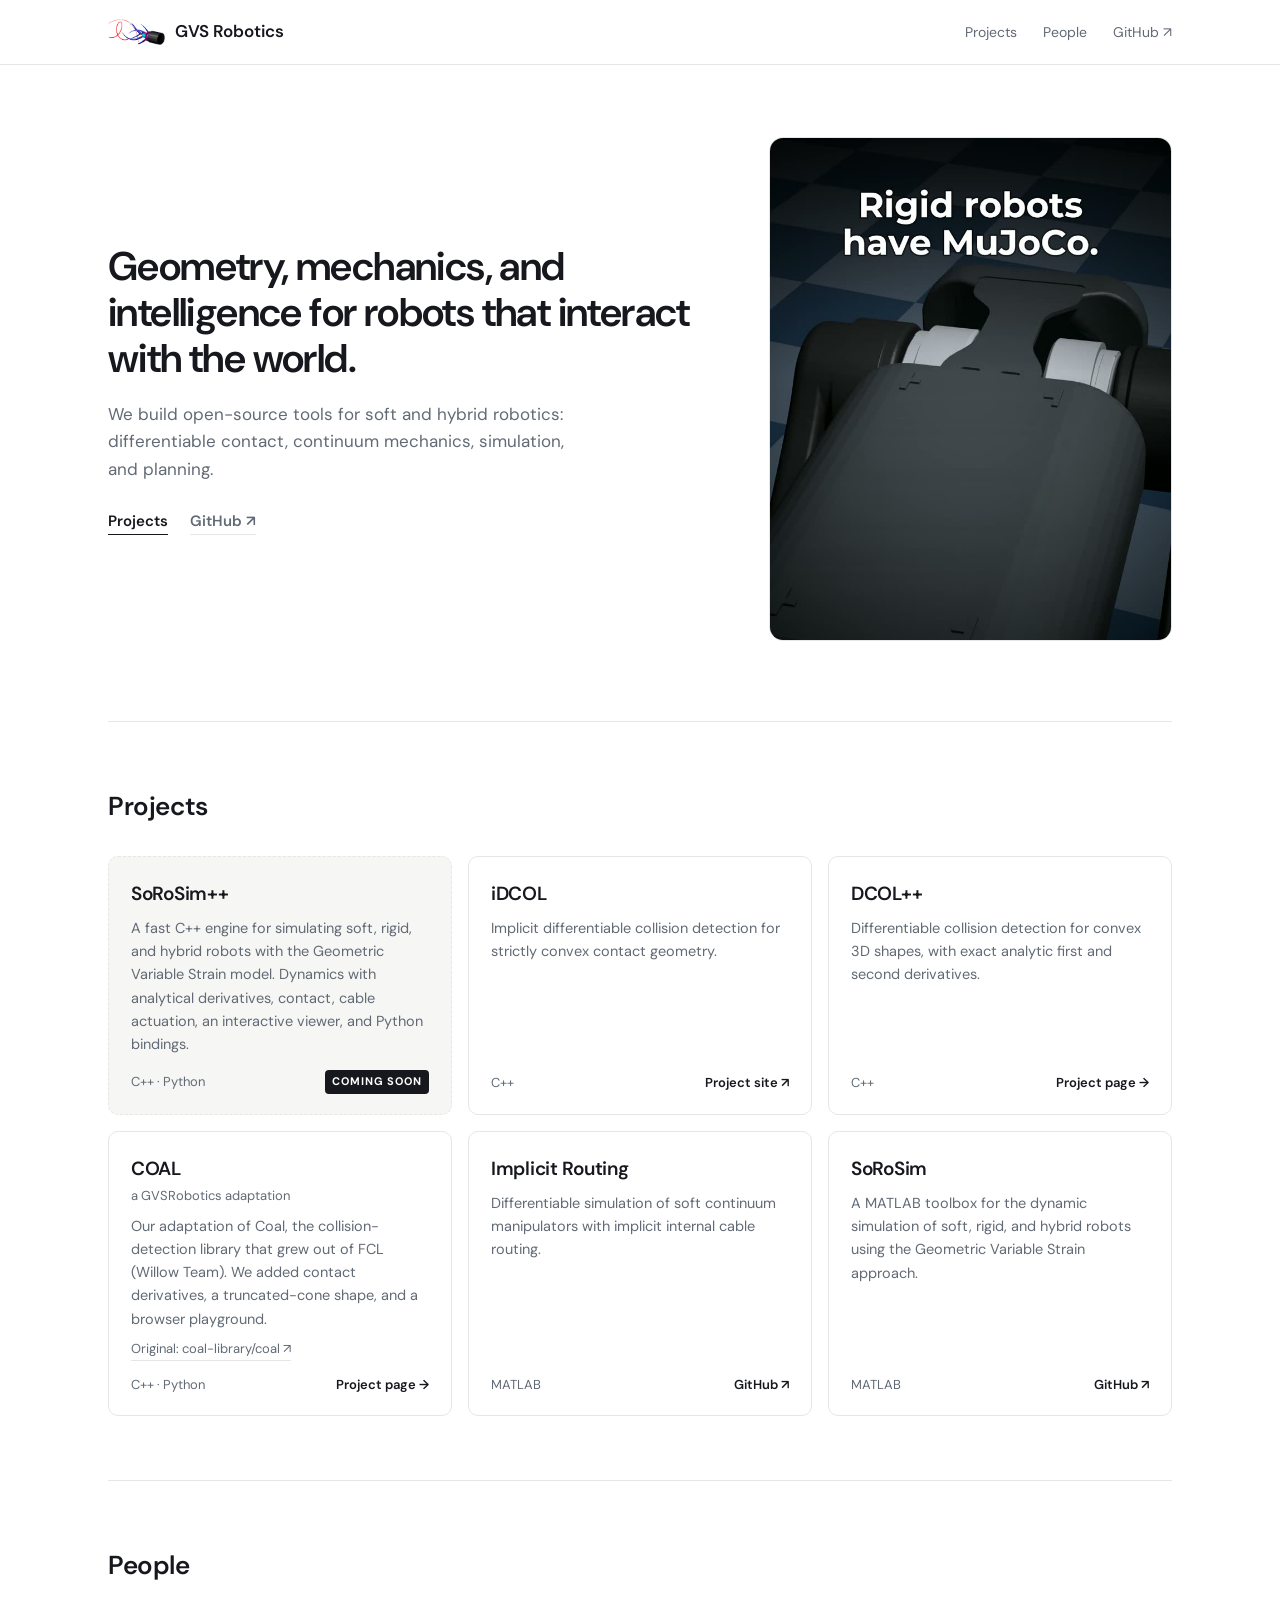
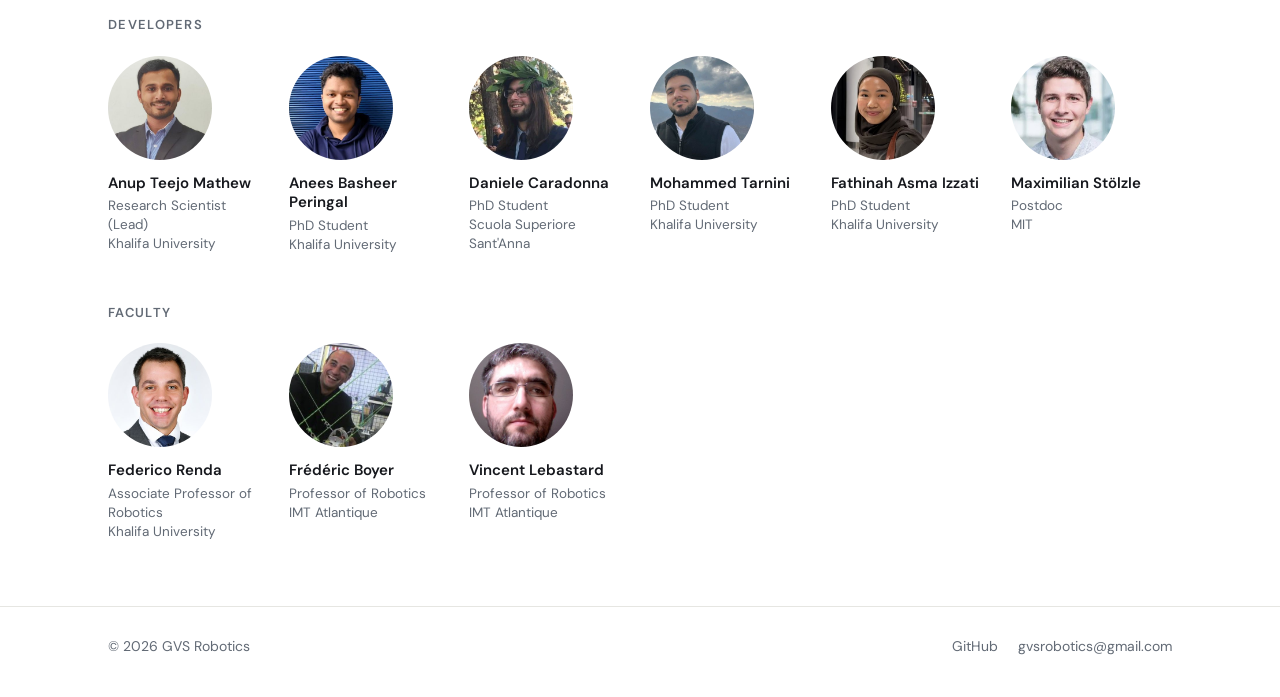
<file: index.html>
<!doctype html>
<html lang="en">
<head>
  <meta charset="utf-8">
  <meta name="viewport" content="width=device-width, initial-scale=1">
  <meta name="description" content="GVS Robotics develops open-source tools for soft and hybrid robotics, differentiable simulation, contact, and planning.">
  <title>GVS Robotics | Open-source robotics research</title>
  <link rel="preconnect" href="https://fonts.googleapis.com">
  <link rel="preconnect" href="https://fonts.gstatic.com" crossorigin>
  <link href="https://fonts.googleapis.com/css2?family=DM+Sans:wght@400;500;600;700&display=swap" rel="stylesheet">
  <link rel="stylesheet" href="assets/styles.css">
  <script defer src="assets/site.js"></script>
</head>
<body>
  <header class="site-header">
    <div class="container">
      <a class="brand" href="./" aria-label="GVS Robotics home">
        <img class="brand-logo" src="assets/logo-icon.png" alt="GVS Robotics logo">
        <span>GVS Robotics</span>
      </a>
      <nav aria-label="Primary navigation">
        <a href="#projects">Projects</a>
        <a href="#people">People</a>
        <a href="https://github.com/GVSRobotics">GitHub ↗</a>
      </nav>
    </div>
  </header>

  <main class="container">
    <section class="hero">
      <div>
        <h1>Geometry, mechanics, and intelligence for robots that interact with the world.</h1>
        <p class="hero-lede">We build open-source tools for soft and hybrid robotics: differentiable contact, continuum mechanics, simulation, and planning.</p>
        <div class="hero-links">
          <a href="#projects">Projects</a>
          <a class="quiet" href="https://github.com/GVSRobotics">GitHub ↗</a>
        </div>
      </div>
      <div class="hero-media">
        <video src="assets/sorosimpp_web.mp4" poster="assets/sorosimpp_web-poster.jpg" autoplay muted loop playsinline preload="metadata" aria-label="SoRoSim++ simulations of soft and hybrid robots"></video>
      </div>
    </section>

    <section class="section" id="projects">
      <h2>Projects</h2>
      <div id="project-grid" class="project-grid" aria-live="polite"></div>
      <noscript><p>Please enable JavaScript to view the project cards.</p></noscript>
    </section>

    <section class="section" id="people">
      <h2>People</h2>

      <h3 class="group">Developers</h3>
      <div class="people">
        <div class="person">
          <img src="assets/people/anup-teejo-mathew.jpg" alt="Anup Teejo Mathew" loading="lazy">
          <strong><a href="https://github.com/anupteejo" target="_blank" rel="noopener">Anup Teejo Mathew</a></strong>
          <span>Research Scientist (Lead)<br>Khalifa University</span>
        </div>
        <div class="person">
          <img src="assets/people/anees-peringal.jpg" alt="Anees Basheer Peringal" loading="lazy">
          <strong><a href="https://scholar.google.com/citations?user=658txcwAAAAJ&amp;hl=en" target="_blank" rel="noopener">Anees Basheer Peringal</a></strong>
          <span>PhD Student<br>Khalifa University</span>
        </div>
        <div class="person">
          <img src="assets/people/daniele-caradonna.jpg" alt="Daniele Caradonna" loading="lazy">
          <strong><a href="https://scholar.google.com/citations?user=8HV_Y7wAAAAJ&amp;hl=it" target="_blank" rel="noopener">Daniele Caradonna</a></strong>
          <span>PhD Student<br>Scuola Superiore Sant'Anna</span>
        </div>
        <div class="person">
          <img src="assets/people/mohammed-tarnini.jpg" alt="Mohammed Tarnini" loading="lazy">
          <strong><a href="https://scholar.google.com/citations?user=zmpMlB8AAAAJ&amp;hl=en" target="_blank" rel="noopener">Mohammed Tarnini</a></strong>
          <span>PhD Student<br>Khalifa University</span>
        </div>
        <div class="person">
          <img src="assets/people/fathinah-asma-izzati.jpg" alt="Fathinah Asma Izzati" loading="lazy">
          <strong><a href="https://scholar.google.com/citations?user=aQu7EU4AAAAJ&amp;hl=en" target="_blank" rel="noopener">Fathinah Asma Izzati</a></strong>
          <span>PhD Student<br>Khalifa University</span>
        </div>
        <div class="person">
          <img src="assets/people/maximilian-stolzle.jpg" alt="Maximilian Stölzle" loading="lazy">
          <strong><a href="https://scholar.google.com/citations?user=yHmOzBsAAAAJ&amp;hl=de" target="_blank" rel="noopener">Maximilian Stölzle</a></strong>
          <span>Postdoc<br>MIT</span>
        </div>
      </div>

      <h3 class="group">Faculty</h3>
      <div class="people">
        <div class="person">
          <img src="assets/people/federico-renda.jpg" alt="Federico Renda" loading="lazy">
          <strong><a href="https://www.ku.ac.ae/college-people/federico-renda" target="_blank" rel="noopener">Federico Renda</a></strong>
          <span>Associate Professor of Robotics<br>Khalifa University</span>
        </div>
        <div class="person">
          <img src="assets/people/frederic-boyer.jpg" alt="Frédéric Boyer" loading="lazy">
          <strong><a href="https://www.imt-atlantique.fr/fr/temoignages/frederic-boyer" target="_blank" rel="noopener">Frédéric Boyer</a></strong>
          <span>Professor of Robotics<br>IMT Atlantique</span>
        </div>
        <div class="person">
          <img src="assets/people/vincent-lebastard.jpg" alt="Vincent Lebastard" loading="lazy">
          <strong><a href="https://scholar.google.com/citations?user=4M262W0AAAAJ&amp;hl=fr" target="_blank" rel="noopener">Vincent Lebastard</a></strong>
          <span>Professor of Robotics<br>IMT Atlantique</span>
        </div>
      </div>
    </section>
  </main>

  <footer>
    <div class="container">
      <span>© <span id="year"></span> GVS Robotics</span>
      <div class="footer-links"><a href="https://github.com/GVSRobotics">GitHub</a><a href="mailto:gvsrobotics@gmail.com">gvsrobotics@gmail.com</a></div>
    </div>
  </footer>
</body>
</html>
</file>
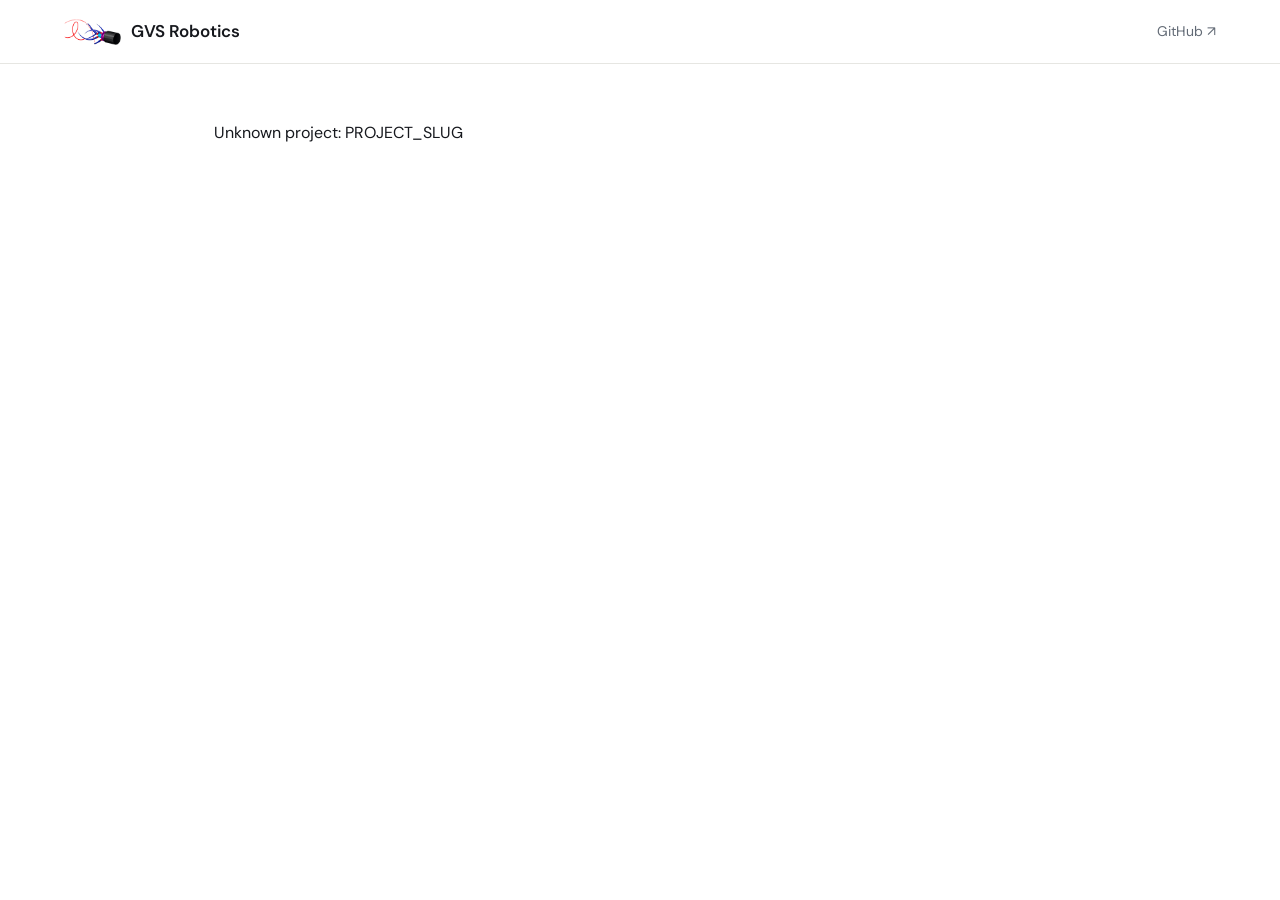
<file: projects/_template/index.html>
<!-- Copy this folder, rename it to your project slug, and replace PROJECT_SLUG below. -->
<!doctype html>
<html lang="en">
<head>
  <meta charset="utf-8">
  <meta name="viewport" content="width=device-width,initial-scale=1">
  <title>Project | GVS Robotics</title>
  <link rel="preconnect" href="https://fonts.googleapis.com">
  <link rel="preconnect" href="https://fonts.gstatic.com" crossorigin>
  <link href="https://fonts.googleapis.com/css2?family=DM+Sans:wght@400;500;600;700&family=Source+Serif+4:opsz,wght@8..60,500;8..60,600;8..60,700&display=swap" rel="stylesheet">
  <link rel="stylesheet" href="../../assets/styles.css">
  <script defer src="../../assets/project.js"></script>
</head>
<body class="project-page">
  <header class="site-header project-nav">
    <a class="brand" href="../../" aria-label="GVS Robotics home">
      <img class="brand-logo" src="../../assets/logo-icon.png" alt="GVS Robotics logo">
      <span>GVS Robotics</span>
    </a>
    <nav aria-label="Primary navigation">
      <a href="https://github.com/GVSRobotics">GitHub ↗</a>
    </nav>
  </header>
  <main class="project-main" data-project="PROJECT_SLUG">
    <a class="back-link" href="../../">← All projects</a>
    <section class="project-hero">
      <p class="eyebrow">GVS Robotics project</p>
      <h1 data-name></h1>
      <p class="project-kicker" data-kicker></p>
      <p class="project-summary" data-summary></p>
      <div class="project-links" data-links></div>
    </section>
    <section class="project-content">
      <h2>Project overview</h2>
      <div class="project-body">
        <div data-body></div>
        <div class="project-facts" data-facts></div>
      </div>
    </section>
  </main>
</body>
</html>
</file>
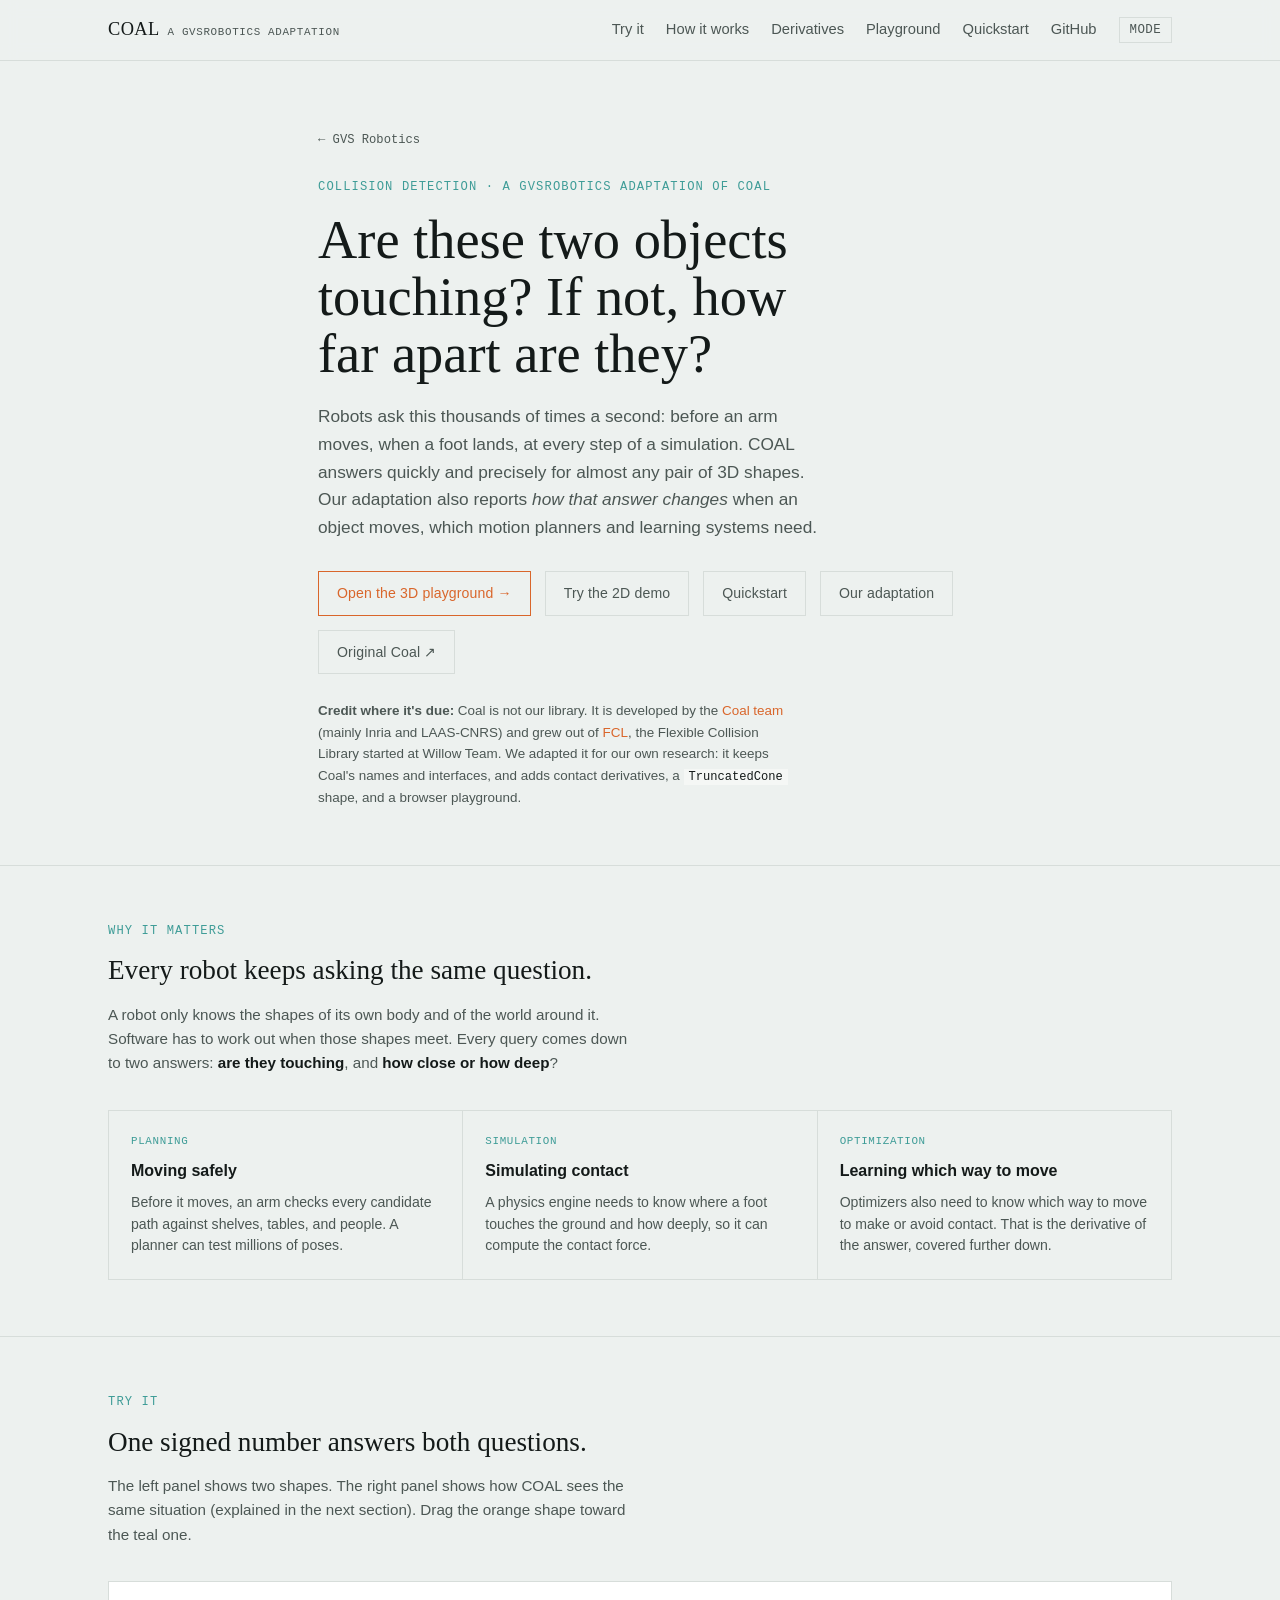
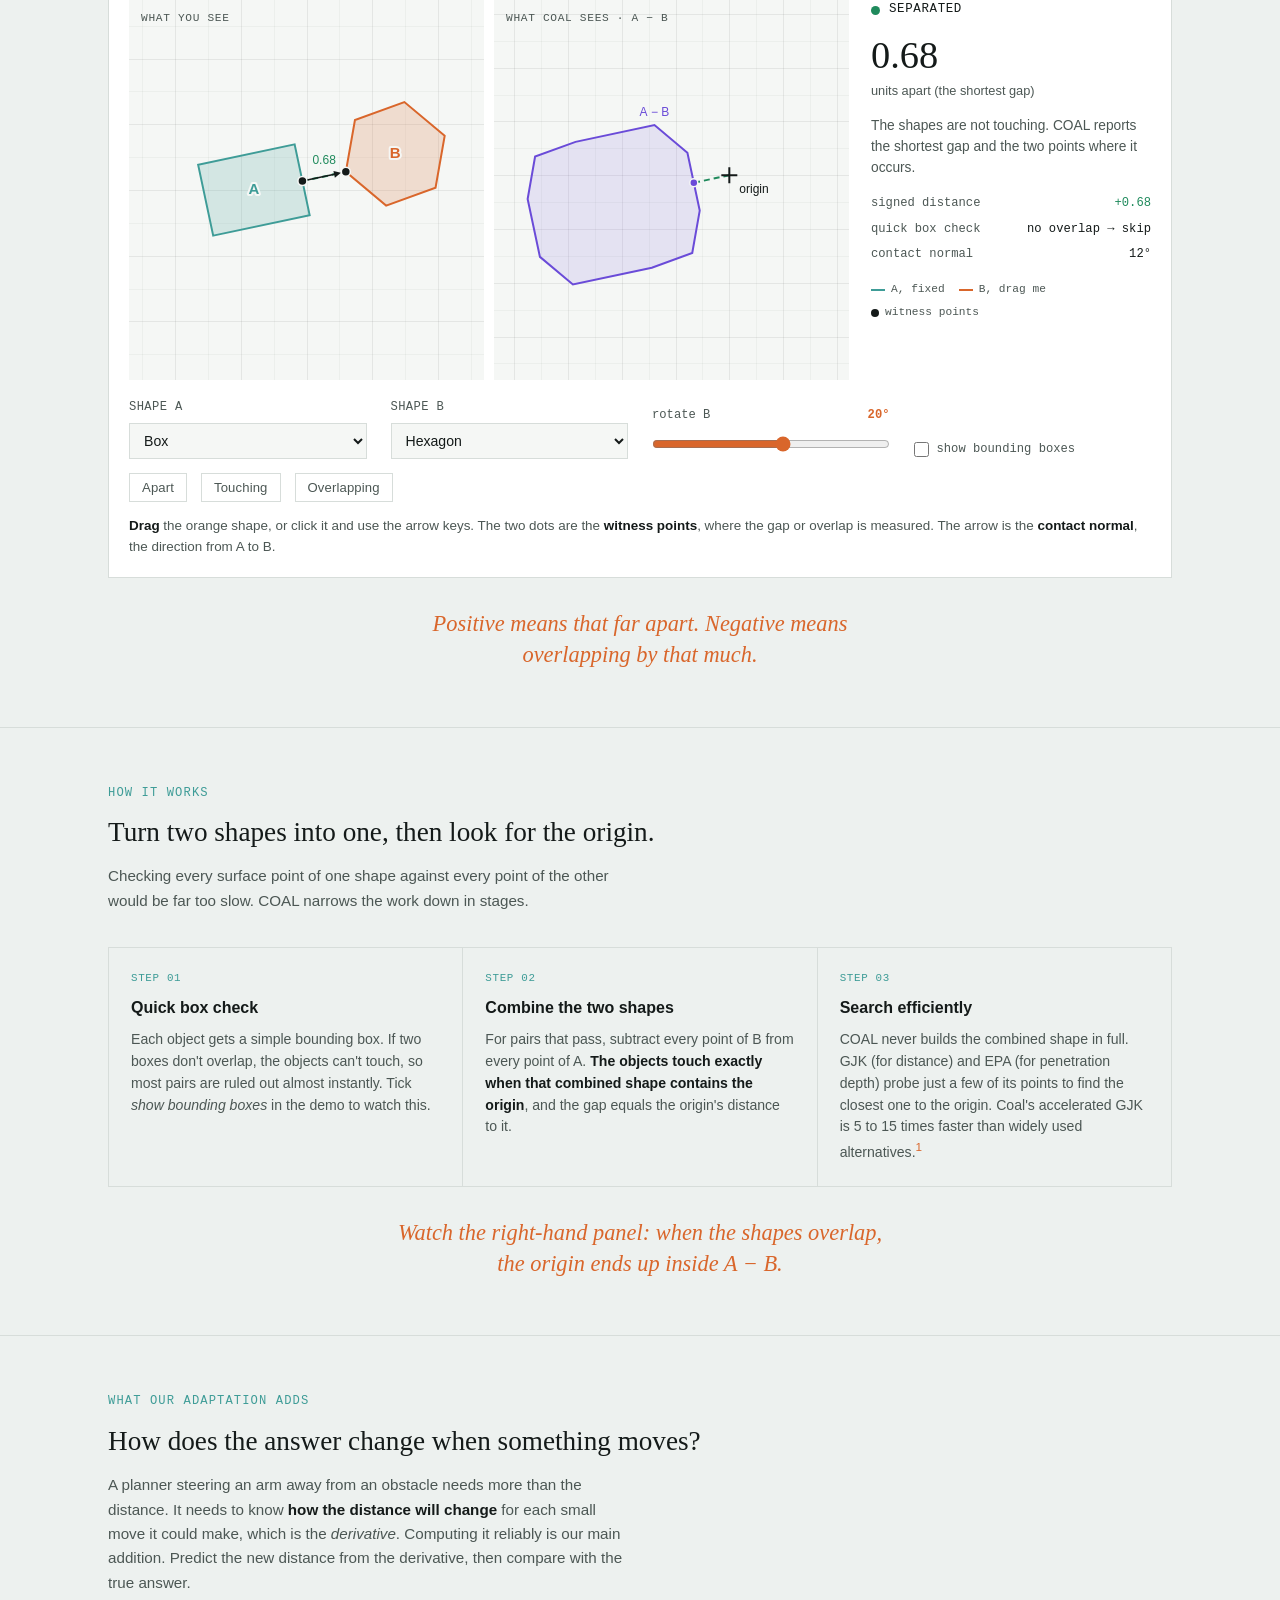
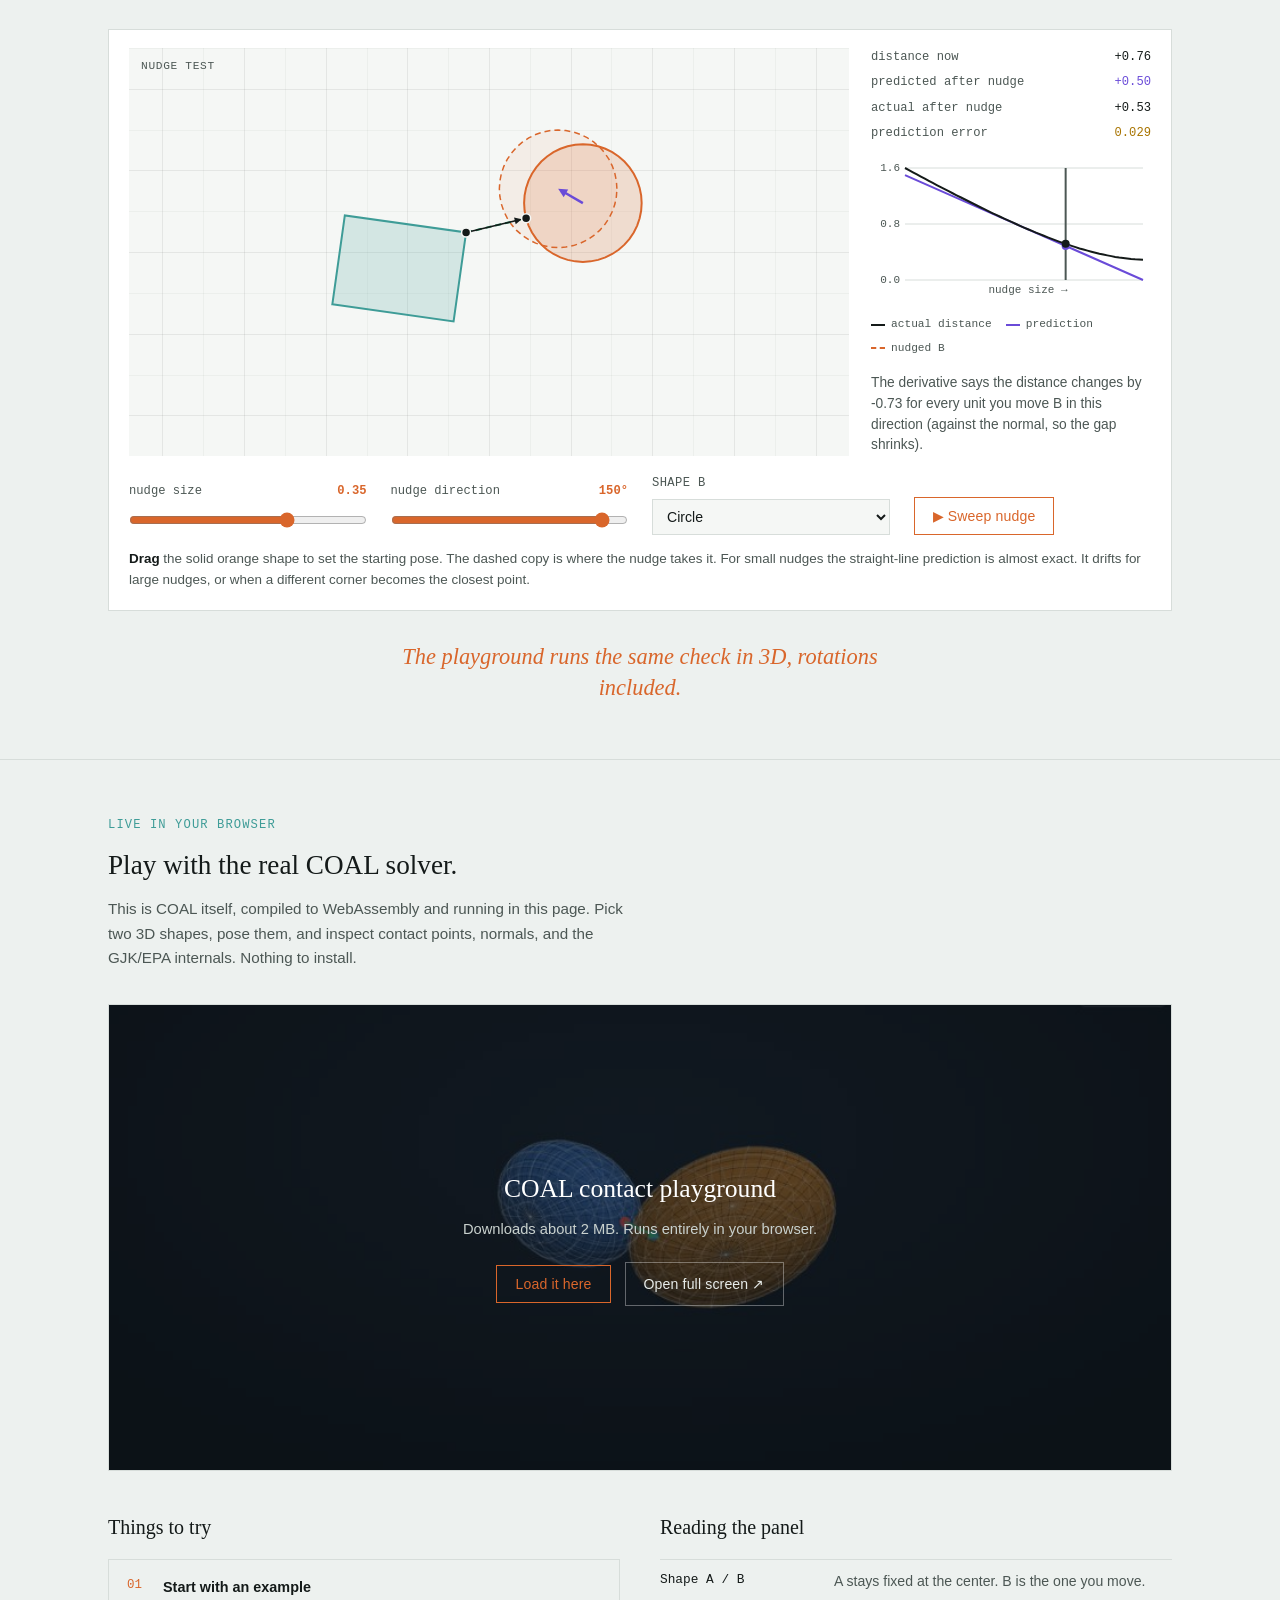
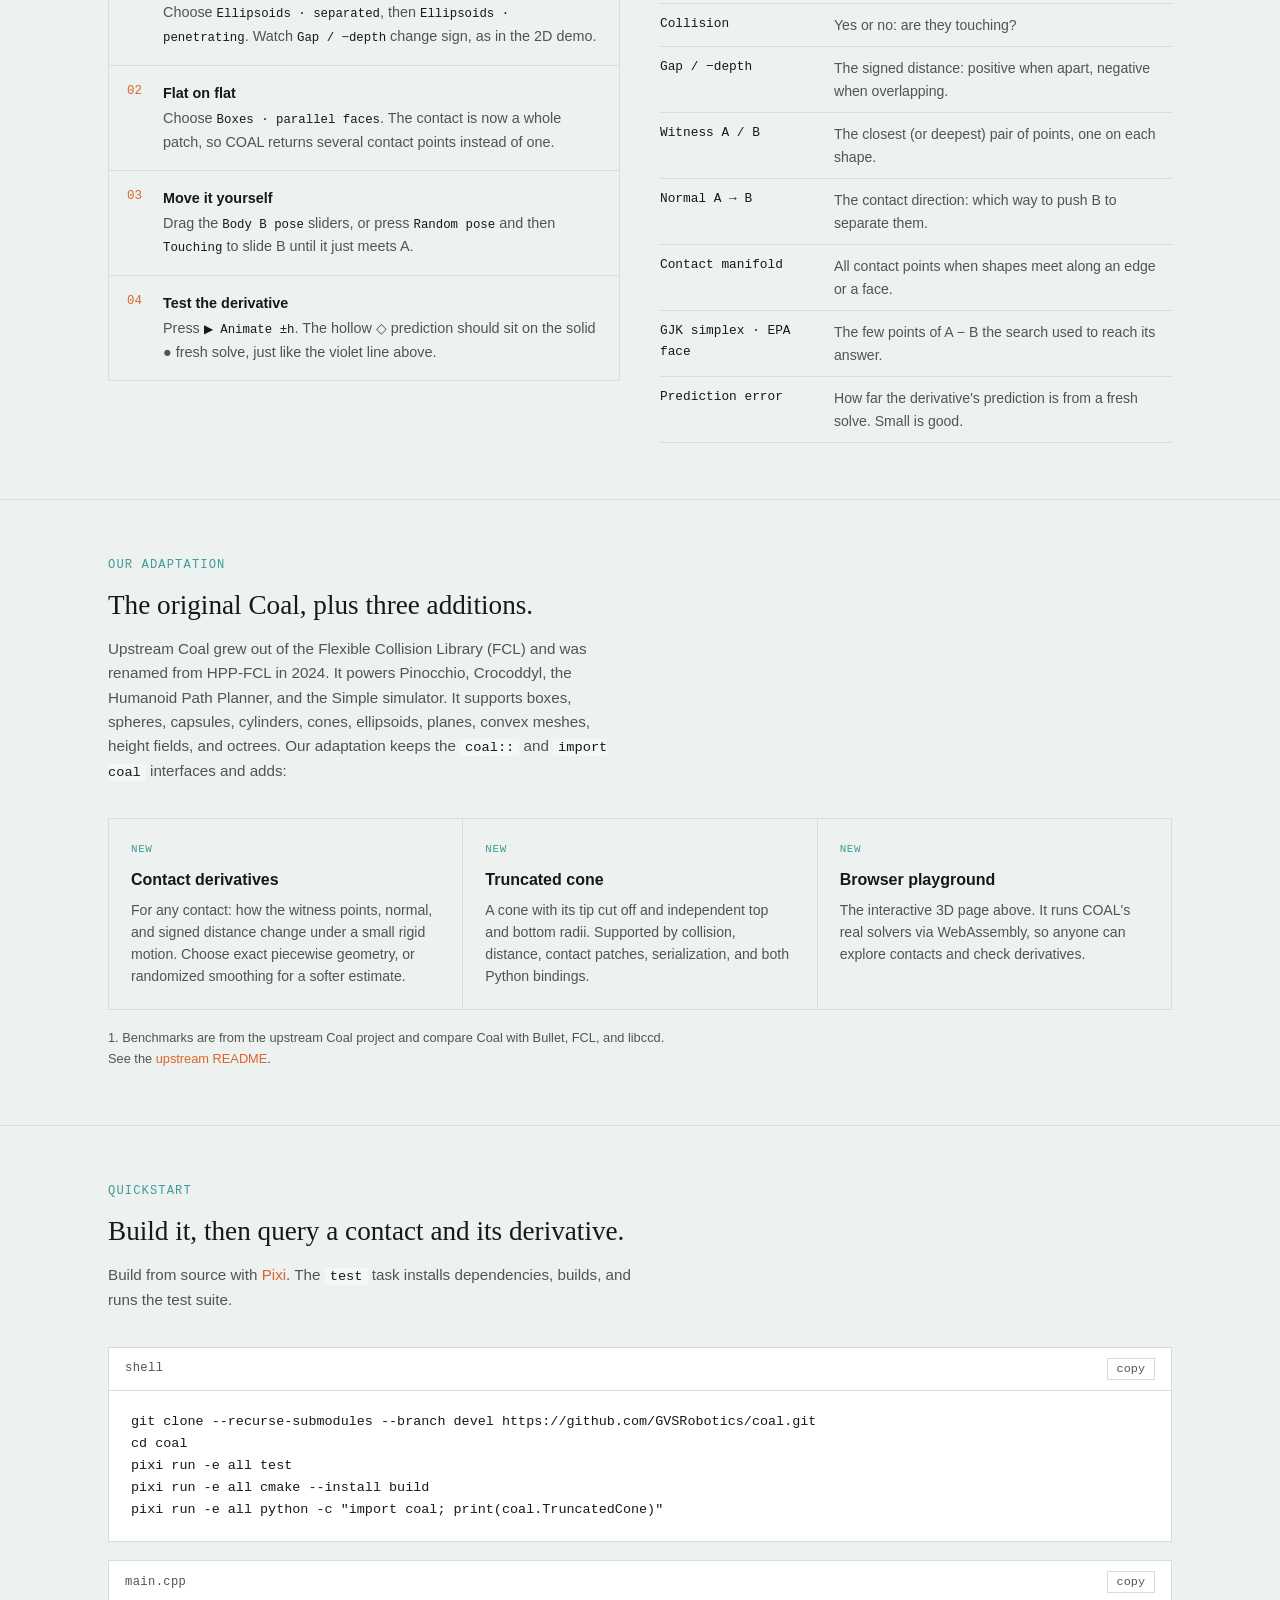
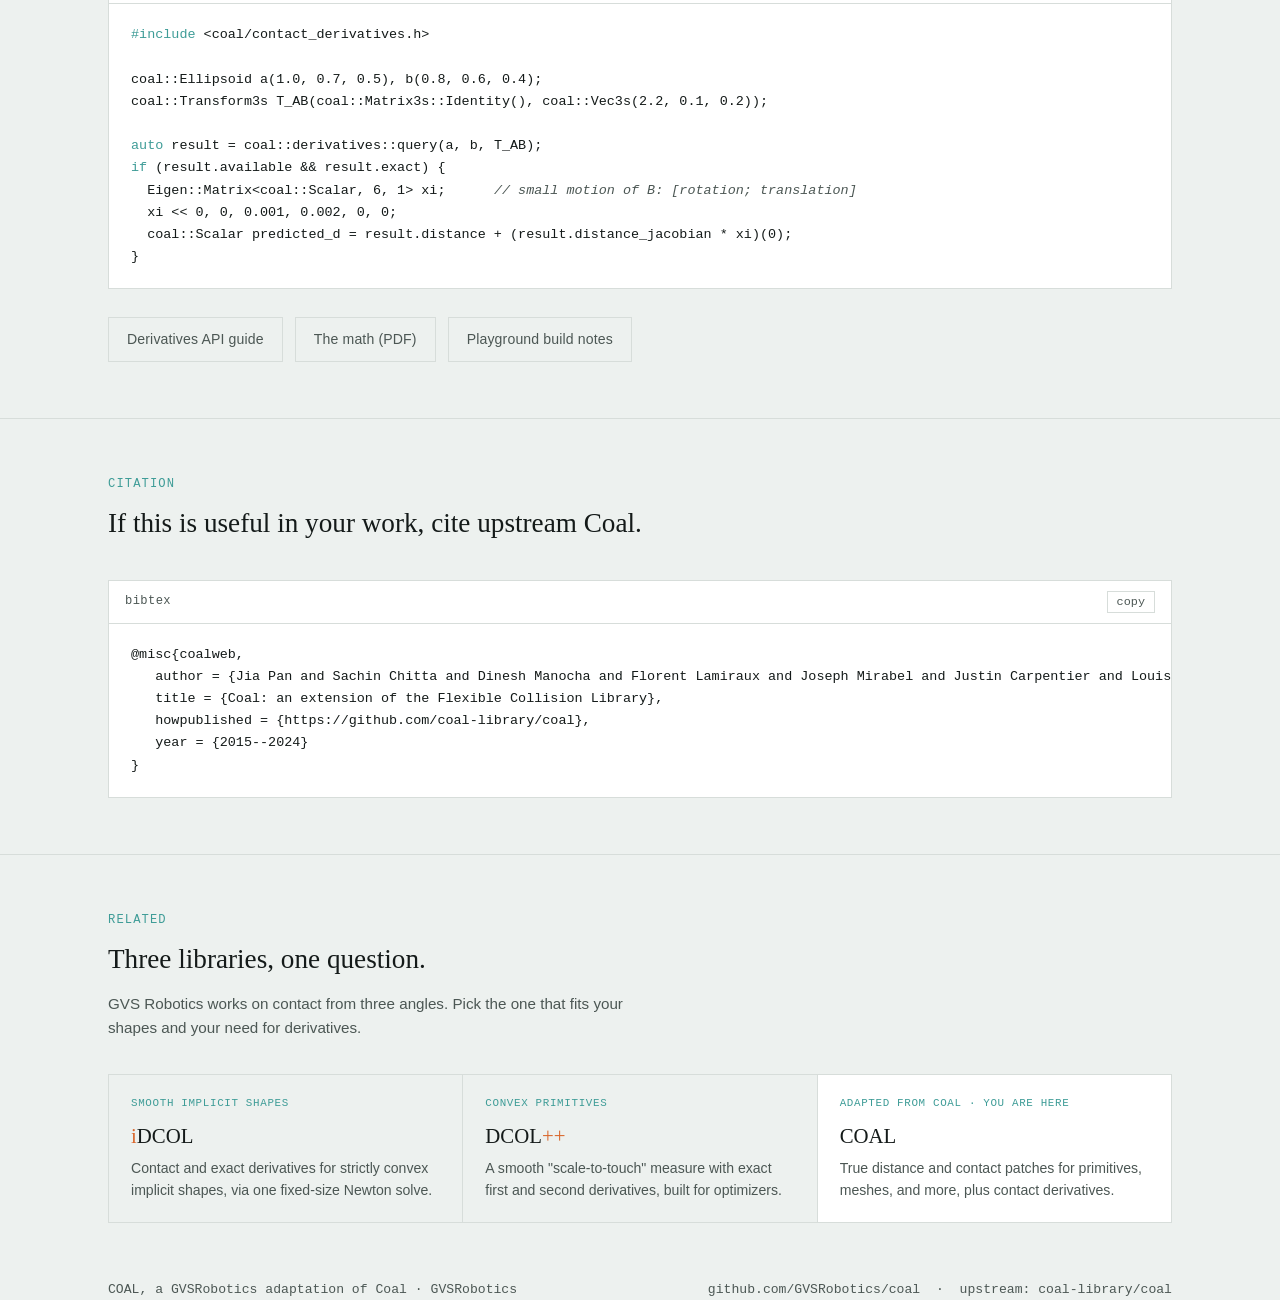
<file: projects/coal/index.html>
<!doctype html>
<html lang="en">
<head>
<meta charset="utf-8" />
<meta name="viewport" content="width=device-width, initial-scale=1" />
<title>COAL, a GVSRobotics adaptation of Coal — Collision Detection, Explained</title>
<meta name="description" content="COAL answers the question every robot asks thousands of times a second: are these two objects touching, and if not, how far apart are they? An interactive introduction to COAL, a GVSRobotics adaptation of the Coal collision library." />
<link rel="stylesheet" href="../../assets/project-site.css" />
<script defer src="../../assets/geom2d.js"></script>
<script defer src="../../assets/project-site.js"></script>
<script defer src="demo.js"></script>
</head>
<body>

<nav class="nav">
  <div class="wrap nav-row">
    <a class="wordmark" href="#top">COAL<small>a GVSRobotics adaptation</small></a>
    <div class="nav-links">
      <a class="opt" href="#try">Try it</a>
      <a class="opt" href="#how">How it works</a>
      <a class="opt" href="#derivatives">Derivatives</a>
      <a href="#playground">Playground</a>
      <a class="opt" href="#quickstart">Quickstart</a>
      <a href="https://github.com/GVSRobotics/coal">GitHub</a>
      <button class="theme-toggle" id="themeToggle" type="button" aria-label="Toggle color theme">MODE</button>
    </div>
  </div>
</nav>

<header class="hero" id="top">
  <div class="wrap hero-intro">
    <a class="crumb" href="../../">← GVS Robotics</a>
    <span class="eyebrow">Collision detection · a GVSRobotics adaptation of Coal</span>
    <h1>Are these two objects touching? If not, how far apart are they?</h1>
    <p class="hero-thesis">
      Robots ask this thousands of times a second: before an arm moves, when a
      foot lands, at every step of a simulation. COAL answers quickly and
      precisely for almost any pair of 3D shapes. Our adaptation also reports
      <em>how that answer changes</em> when an object moves, which motion
      planners and learning systems need.
    </p>
    <div class="cta-row">
      <a class="btn" href="https://gvsrobotics.github.io/coal/">Open the 3D playground &rarr;</a>
      <a class="btn quiet" href="#try">Try the 2D demo</a>
      <a class="btn quiet" href="#quickstart">Quickstart</a>
      <a class="btn quiet" href="https://github.com/GVSRobotics/coal">Our adaptation</a>
      <a class="btn quiet" href="https://github.com/coal-library/coal">Original Coal ↗</a>
    </div>
    <p class="hero-note">
      <strong>Credit where it's due:</strong> Coal is not our library. It is developed by the
      <a href="https://github.com/coal-library/coal">Coal team</a> (mainly Inria and LAAS-CNRS) and grew out of
      <a href="https://github.com/flexible-collision-library/fcl">FCL</a>, the Flexible Collision Library
      started at Willow Team. We adapted it for our own research: it keeps Coal's names and interfaces, and
      adds contact derivatives, a <code>TruncatedCone</code> shape, and a browser playground.
    </p>
  </div>
</header>

<section id="why">
  <div class="wrap">
    <div class="section-head">
      <span class="eyebrow">Why it matters</span>
      <h2>Every robot keeps asking the same question.</h2>
      <p class="section-lede">
        A robot only knows the shapes of its own body and of the world around
        it. Software has to work out when those shapes meet. Every query comes
        down to two answers: <strong>are they touching</strong>, and
        <strong>how close or how deep</strong>?
      </p>
    </div>
    <div class="hair-grid">
      <div><span class="card-badge">Planning</span><span class="card-title">Moving safely</span><p class="card-text">Before it moves, an arm checks every candidate path against shelves, tables, and people. A planner can test millions of poses.</p></div>
      <div><span class="card-badge">Simulation</span><span class="card-title">Simulating contact</span><p class="card-text">A physics engine needs to know where a foot touches the ground and how deeply, so it can compute the contact force.</p></div>
      <div><span class="card-badge">Optimization</span><span class="card-title">Learning which way to move</span><p class="card-text">Optimizers also need to know which way to move to make or avoid contact. That is the derivative of the answer, covered further down.</p></div>
    </div>
  </div>
</section>

<section id="try">
  <div class="wrap">
    <div class="section-head">
      <span class="eyebrow">Try it</span>
      <h2>One signed number answers both questions.</h2>
      <p class="section-lede">
        The left panel shows two shapes. The right panel shows how COAL sees
        the same situation (explained in the next section). Drag the orange
        shape toward the teal one.
      </p>
    </div>

    <div class="demo-card" id="demo-collide">
      <div class="demo-grid">
        <div class="canvas-row two">
          <div class="demo-canvas-wrap"><span class="pane-tag">what you see</span><canvas tabindex="0" aria-label="Two shapes. Drag the orange shape with the mouse or arrow keys." data-view="world"></canvas></div>
          <div class="demo-canvas-wrap"><span class="pane-tag">what COAL sees · A − B</span><canvas aria-label="The combined shape A minus B, and the origin." data-view="mink"></canvas></div>
        </div>
        <div class="side" aria-live="polite">
          <div class="status" data-out="status"><i></i><span>Separated</span></div>
          <div class="big" data-out="number">0.00<small>units apart</small></div>
          <p class="explain" data-out="explain"></p>
          <dl class="readouts">
            <dt>signed distance</dt><dd data-out="signed">—</dd>
            <dt>quick box check</dt><dd data-out="aabb">—</dd>
            <dt>contact normal</dt><dd data-out="normal">—</dd>
          </dl>
          <div class="legend">
            <span><i style="background:var(--field)"></i>A, fixed</span>
            <span><i style="background:var(--contact)"></i>B, drag me</span>
            <span><i class="dot" style="background:var(--fg)"></i>witness points</span>
          </div>
        </div>
      </div>
      <div class="controls">
        <label class="field">Shape A<select data-in="shapeA"></select></label>
        <label class="field">Shape B<select data-in="shapeB"></select></label>
        <div><div class="demo-label"><span>rotate B</span><b data-out="rot">0°</b></div><input type="range" min="-180" max="180" step="1" value="20" data-in="rot" aria-label="Rotate B" /></div>
        <label class="check"><input type="checkbox" data-in="boxes" /> show bounding boxes</label>
      </div>
      <div class="cta-row" style="margin-top:14px">
        <button class="btn quiet small" type="button" data-preset="apart">Apart</button>
        <button class="btn quiet small" type="button" data-preset="touch">Touching</button>
        <button class="btn quiet small" type="button" data-preset="hit">Overlapping</button>
      </div>
      <p class="demo-caption">
        <strong>Drag</strong> the orange shape, or click it and use the arrow
        keys. The two dots are the <strong>witness points</strong>, where the
        gap or overlap is measured. The arrow is the <strong>contact
        normal</strong>, the direction from A to B.
      </p>
    </div>
    <p class="punchline"><strong>Positive means that far apart. Negative means overlapping by that much.</strong></p>
  </div>
</section>

<section id="how">
  <div class="wrap">
    <div class="section-head">
      <span class="eyebrow">How it works</span>
      <h2>Turn two shapes into one, then look for the origin.</h2>
      <p class="section-lede">
        Checking every surface point of one shape against every point of the
        other would be far too slow. COAL narrows the work down in stages.
      </p>
    </div>
    <div class="hair-grid">
      <div><span class="card-badge">Step 01</span><span class="card-title">Quick box check</span><p class="card-text">Each object gets a simple bounding box. If two boxes don't overlap, the objects can't touch, so most pairs are ruled out almost instantly. Tick <em>show bounding boxes</em> in the demo to watch this.</p></div>
      <div><span class="card-badge">Step 02</span><span class="card-title">Combine the two shapes</span><p class="card-text">For pairs that pass, subtract every point of B from every point of A. <strong style="color:var(--fg)">The objects touch exactly when that combined shape contains the origin</strong>, and the gap equals the origin's distance to it.</p></div>
      <div><span class="card-badge">Step 03</span><span class="card-title">Search efficiently</span><p class="card-text">COAL never builds the combined shape in full. GJK (for distance) and EPA (for penetration depth) probe just a few of its points to find the closest one to the origin. Coal's accelerated GJK is 5 to 15 times faster than widely used alternatives.<sup><a href="#fn-bench">1</a></sup></p></div>
    </div>
    <p class="punchline"><strong>Watch the right-hand panel: when the shapes overlap, the origin ends up inside A − B.</strong></p>
  </div>
</section>

<section id="derivatives">
  <div class="wrap">
    <div class="section-head">
      <span class="eyebrow">What our adaptation adds</span>
      <h2>How does the answer change when something moves?</h2>
      <p class="section-lede">
        A planner steering an arm away from an obstacle needs more than the
        distance. It needs to know <strong>how the distance will change</strong>
        for each small move it could make, which is the <em>derivative</em>.
        Computing it reliably is our main addition. Predict the new
        distance from the derivative, then compare with the true answer.
      </p>
    </div>

    <div class="demo-card" id="demo-nudge">
      <div class="demo-grid">
        <div class="canvas-row">
          <div class="demo-canvas-wrap"><span class="pane-tag">nudge test</span><canvas tabindex="0" aria-label="Shape B and its nudged copy. Drag B to set the starting pose." data-view="world"></canvas></div>
        </div>
        <div class="side" aria-live="polite">
          <dl class="readouts">
            <dt>distance now</dt><dd data-out="d0">—</dd>
            <dt>predicted after nudge</dt><dd data-out="pred" style="color:var(--pred)">—</dd>
            <dt>actual after nudge</dt><dd data-out="actual">—</dd>
            <dt>prediction error</dt><dd data-out="err">—</dd>
          </dl>
          <div class="plot"><canvas data-view="plot" aria-label="Predicted and actual distance against nudge size"></canvas></div>
          <div class="legend">
            <span><i style="background:var(--fg)"></i>actual distance</span>
            <span><i style="background:var(--pred)"></i>prediction</span>
            <span><i class="dash" style="color:var(--contact)"></i>nudged B</span>
          </div>
          <p class="explain" data-out="explain"></p>
        </div>
      </div>
      <div class="controls">
        <div><div class="demo-label"><span>nudge size</span><b data-out="amt">0.00</b></div><input type="range" min="-1" max="1" step="0.01" value="0.35" data-in="amt" aria-label="Nudge size" /></div>
        <div><div class="demo-label"><span>nudge direction</span><b data-out="dir">0°</b></div><input type="range" min="-180" max="180" step="1" value="150" data-in="dir" aria-label="Nudge direction" /></div>
        <label class="field">Shape B<select data-in="shapeB"></select></label>
        <div class="cta-row"><button class="btn" type="button" data-in="animate">▶ Sweep nudge</button></div>
      </div>
      <p class="demo-caption">
        <strong>Drag</strong> the solid orange shape to set the starting pose.
        The dashed copy is where the nudge takes it. For small nudges the
        straight-line prediction is almost exact. It drifts for large nudges, or
        when a different corner becomes the closest point.
      </p>
    </div>
    <p class="punchline"><strong>The playground runs the same check in 3D, rotations included.</strong></p>
  </div>
</section>

<section id="playground">
  <div class="wrap">
    <div class="section-head">
      <span class="eyebrow">Live in your browser</span>
      <h2>Play with the real COAL solver.</h2>
      <p class="section-lede">
        This is COAL itself, compiled to WebAssembly and running in this page.
        Pick two 3D shapes, pose them, and inspect contact points, normals, and
        the GJK/EPA internals. Nothing to install.
      </p>
    </div>
    <div class="playground" data-playground="https://gvsrobotics.github.io/coal/" data-title="COAL contact playground">
      <div class="playground-cover has-image" style="background-image:url('playground-preview.jpg')">
        <div>
          <h3>COAL contact playground</h3>
          <p>Downloads about 2 MB. Runs entirely in your browser.</p>
          <div class="cta-row">
            <button class="btn" type="button" data-load>Load it here</button>
            <a class="btn quiet" href="https://gvsrobotics.github.io/coal/" target="_blank" rel="noopener">Open full screen ↗</a>
          </div>
        </div>
      </div>
    </div>

    <div class="guide">
      <div>
        <h3>Things to try</h3>
        <ol class="tries">
          <li><b>Start with an example</b>Choose <em>Ellipsoids · separated</em>, then <em>Ellipsoids · penetrating</em>. Watch <em>Gap / −depth</em> change sign, as in the 2D demo.</li>
          <li><b>Flat on flat</b>Choose <em>Boxes · parallel faces</em>. The contact is now a whole patch, so COAL returns several contact points instead of one.</li>
          <li><b>Move it yourself</b>Drag the <em>Body B pose</em> sliders, or press <em>Random pose</em> and then <em>Touching</em> to slide B until it just meets A.</li>
          <li><b>Test the derivative</b>Press <em>▶ Animate ±h</em>. The hollow ◇ prediction should sit on the solid ● fresh solve, just like the violet line above.</li>
        </ol>
      </div>
      <div>
        <h3>Reading the panel</h3>
        <dl class="glossary">
          <div><dt>Shape A / B</dt><dd>A stays fixed at the center. B is the one you move.</dd></div>
          <div><dt>Collision</dt><dd>Yes or no: are they touching?</dd></div>
          <div><dt>Gap / −depth</dt><dd>The signed distance: positive when apart, negative when overlapping.</dd></div>
          <div><dt>Witness A / B</dt><dd>The closest (or deepest) pair of points, one on each shape.</dd></div>
          <div><dt>Normal A → B</dt><dd>The contact direction: which way to push B to separate them.</dd></div>
          <div><dt>Contact manifold</dt><dd>All contact points when shapes meet along an edge or a face.</dd></div>
          <div><dt>GJK simplex · EPA face</dt><dd>The few points of A − B the search used to reach its answer.</dd></div>
          <div><dt>Prediction error</dt><dd>How far the derivative's prediction is from a fresh solve. Small is good.</dd></div>
        </dl>
      </div>
    </div>
  </div>
</section>

<section id="fork">
  <div class="wrap">
    <div class="section-head">
      <span class="eyebrow">Our adaptation</span>
      <h2>The original Coal, plus three additions.</h2>
      <p class="section-lede">
        Upstream Coal grew out of the Flexible Collision Library (FCL) and was
        renamed from HPP-FCL in 2024. It powers Pinocchio, Crocoddyl, the
        Humanoid Path Planner, and the Simple simulator. It supports boxes,
        spheres, capsules, cylinders, cones, ellipsoids, planes, convex meshes,
        height fields, and octrees. Our adaptation keeps the <code>coal::</code> and
        <code>import coal</code> interfaces and adds:
      </p>
    </div>
    <div class="hair-grid">
      <div><span class="card-badge">New</span><span class="card-title">Contact derivatives</span><p class="card-text">For any contact: how the witness points, normal, and signed distance change under a small rigid motion. Choose exact piecewise geometry, or randomized smoothing for a softer estimate.</p></div>
      <div><span class="card-badge">New</span><span class="card-title">Truncated cone</span><p class="card-text">A cone with its tip cut off and independent top and bottom radii. Supported by collision, distance, contact patches, serialization, and both Python bindings.</p></div>
      <div><span class="card-badge">New</span><span class="card-title">Browser playground</span><p class="card-text">The interactive 3D page above. It runs COAL's real solvers via WebAssembly, so anyone can explore contacts and check derivatives.</p></div>
    </div>
    <p class="footnote" id="fn-bench">1. Benchmarks are from the upstream Coal project and compare Coal with Bullet, FCL, and libccd. See the <a href="https://github.com/coal-library/coal#a-high-performance-library">upstream README</a>.</p>
  </div>
</section>

<section id="quickstart">
  <div class="wrap">
    <div class="section-head">
      <span class="eyebrow">Quickstart</span>
      <h2>Build it, then query a contact and its derivative.</h2>
      <p class="section-lede">Build from source with <a href="https://pixi.sh/latest/#installation">Pixi</a>. The <code>test</code> task installs dependencies, builds, and runs the test suite.</p>
    </div>
    <div class="code-panel">
      <div class="code-panel-head"><span>shell</span><button class="copy-btn" data-copy="#codeBuild" type="button">copy</button></div>
<pre id="codeBuild">git clone --recurse-submodules --branch devel https://github.com/GVSRobotics/coal.git
cd coal
pixi run -e all test
pixi run -e all cmake --install build
pixi run -e all python -c "import coal; print(coal.TruncatedCone)"</pre>
    </div>
    <div class="code-panel">
      <div class="code-panel-head"><span>main.cpp</span><button class="copy-btn" data-copy="#codeMain" type="button">copy</button></div>
<pre id="codeMain"><span class="tok-kw">#include</span> &lt;coal/contact_derivatives.h&gt;

coal::Ellipsoid a(1.0, 0.7, 0.5), b(0.8, 0.6, 0.4);
coal::Transform3s T_AB(coal::Matrix3s::Identity(), coal::Vec3s(2.2, 0.1, 0.2));

<span class="tok-kw">auto</span> result = coal::derivatives::query(a, b, T_AB);
<span class="tok-kw">if</span> (result.available &amp;&amp; result.exact) {
  Eigen::Matrix&lt;coal::Scalar, 6, 1&gt; xi;      <span class="tok-com">// small motion of B: [rotation; translation]</span>
  xi &lt;&lt; 0, 0, 0.001, 0.002, 0, 0;
  coal::Scalar predicted_d = result.distance + (result.distance_jacobian * xi)(0);
}</pre>
    </div>
    <div class="link-row">
      <a class="btn quiet" href="https://github.com/GVSRobotics/coal/blob/devel/doc/contact_derivatives.md">Derivatives API guide</a>
      <a class="btn quiet" href="https://github.com/GVSRobotics/coal/blob/devel/output/pdf/contact_derivatives_math.pdf">The math (PDF)</a>
      <a class="btn quiet" href="https://github.com/GVSRobotics/coal/blob/devel/visual/wasm/README.md">Playground build notes</a>
    </div>
  </div>
</section>

<section id="cite">
  <div class="wrap">
    <div class="section-head">
      <span class="eyebrow">Citation</span>
      <h2>If this is useful in your work, cite upstream Coal.</h2>
    </div>
    <div class="code-panel">
      <div class="code-panel-head"><span>bibtex</span><button class="copy-btn" data-copy="#citeBlock" type="button">copy</button></div>
<pre id="citeBlock">@misc{coalweb,
   author = {Jia Pan and Sachin Chitta and Dinesh Manocha and Florent Lamiraux and Joseph Mirabel and Justin Carpentier and Louis Montaut and others},
   title = {Coal: an extension of the Flexible Collision Library},
   howpublished = {https://github.com/coal-library/coal},
   year = {2015--2024}
}</pre>
    </div>
  </div>
</section>

<section id="family">
  <div class="wrap">
    <div class="section-head">
      <span class="eyebrow">Related</span>
      <h2>Three libraries, one question.</h2>
      <p class="section-lede">GVS Robotics works on contact from three angles. Pick the one that fits your shapes and your need for derivatives.</p>
    </div>
    <nav class="family" aria-label="Related projects">
      <a href="https://gvsrobotics.github.io/iDCOL/"><span class="card-badge">Smooth implicit shapes</span><span class="fam-name"><em>i</em>DCOL</span><span class="card-text">Contact and exact derivatives for strictly convex implicit shapes, via one fixed-size Newton solve.</span></a>
      <a href="../dcolpp/"><span class="card-badge">Convex primitives</span><span class="fam-name">DCOL<em>++</em></span><span class="card-text">A smooth "scale-to-touch" measure with exact first and second derivatives, built for optimizers.</span></a>
      <a class="here" href="#top" aria-current="page"><span class="card-badge">Adapted from Coal · you are here</span><span class="fam-name">COAL</span><span class="card-text">True distance and contact patches for primitives, meshes, and more, plus contact derivatives.</span></a>
    </nav>
  </div>
</section>

<footer class="wrap">
  <span>COAL, a GVSRobotics adaptation of <a href="https://github.com/coal-library/coal">Coal</a> · <a href="../../">GVSRobotics</a></span>
  <span>
    <a href="https://github.com/GVSRobotics/coal">github.com/GVSRobotics/coal</a>
    &nbsp;&middot;&nbsp;
    <a href="https://github.com/coal-library/coal">upstream: coal-library/coal</a>
  </span>
</footer>

</body>
</html>
</file>
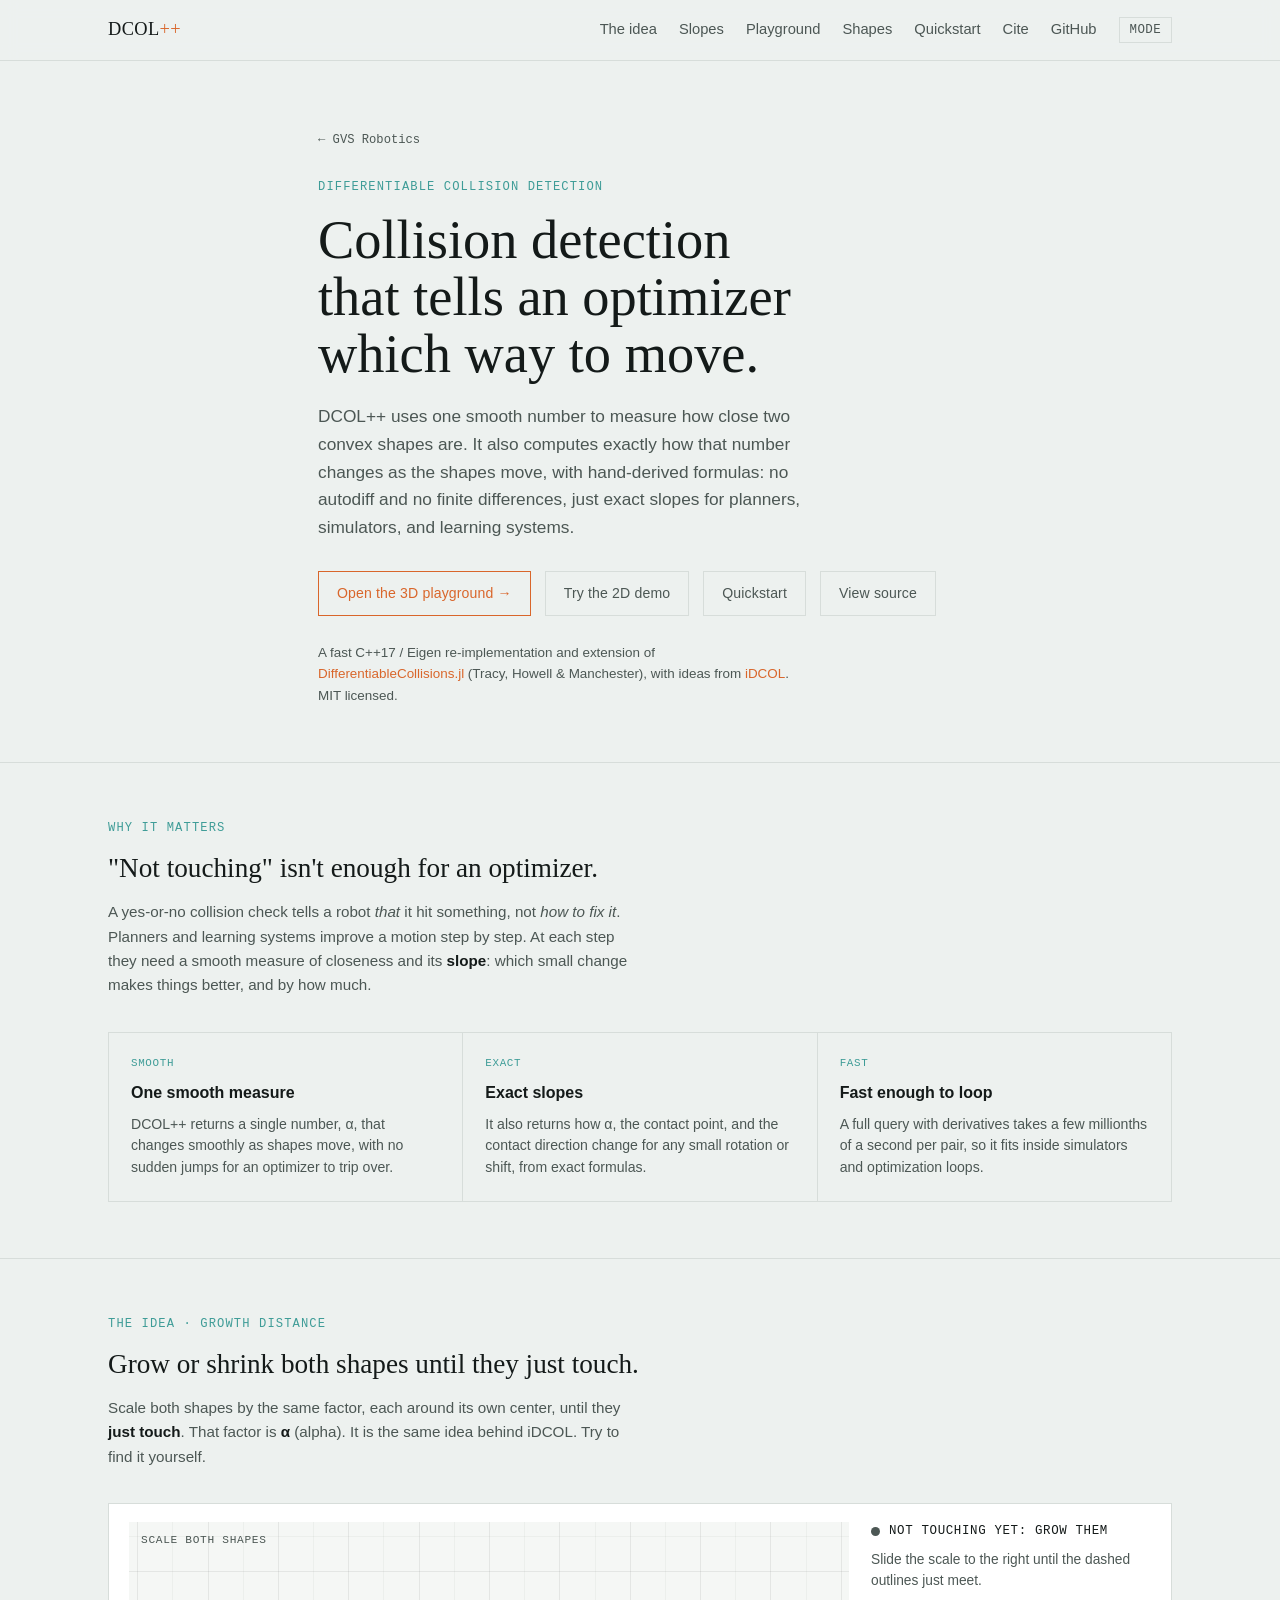
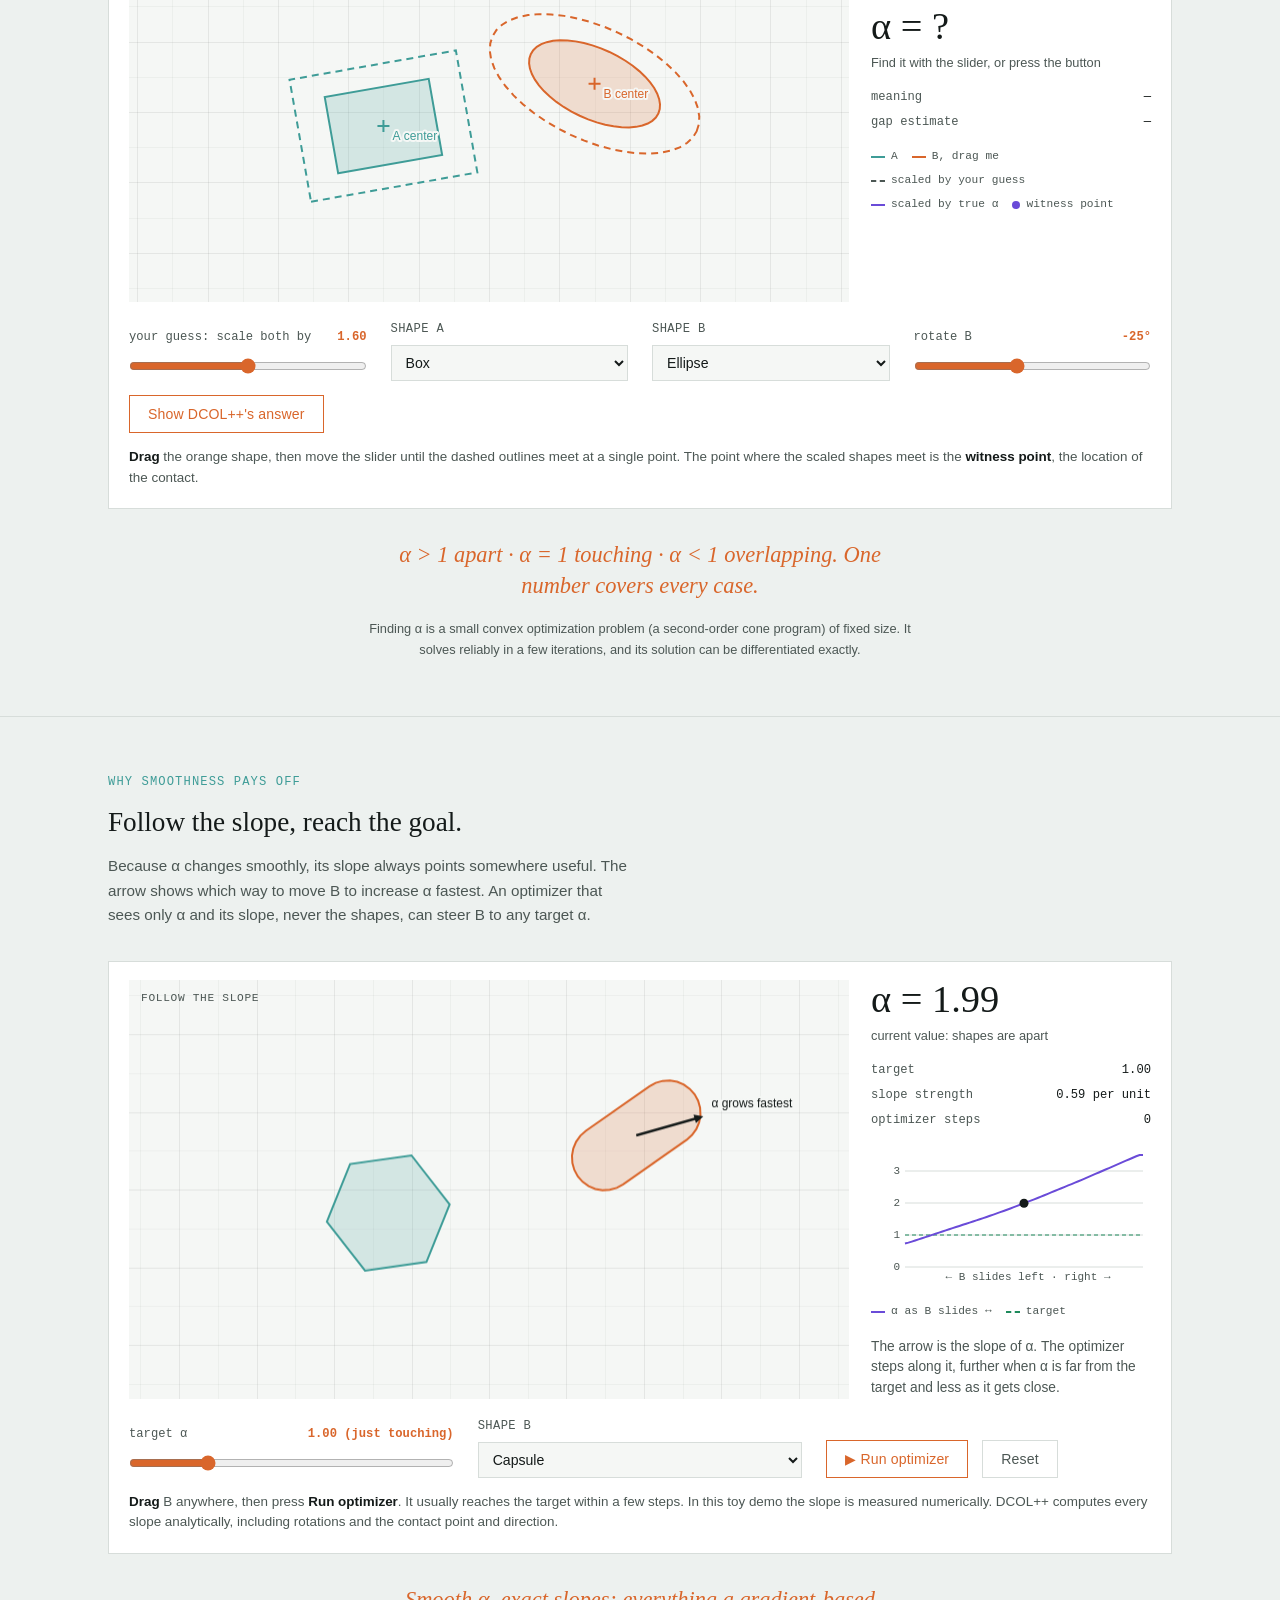
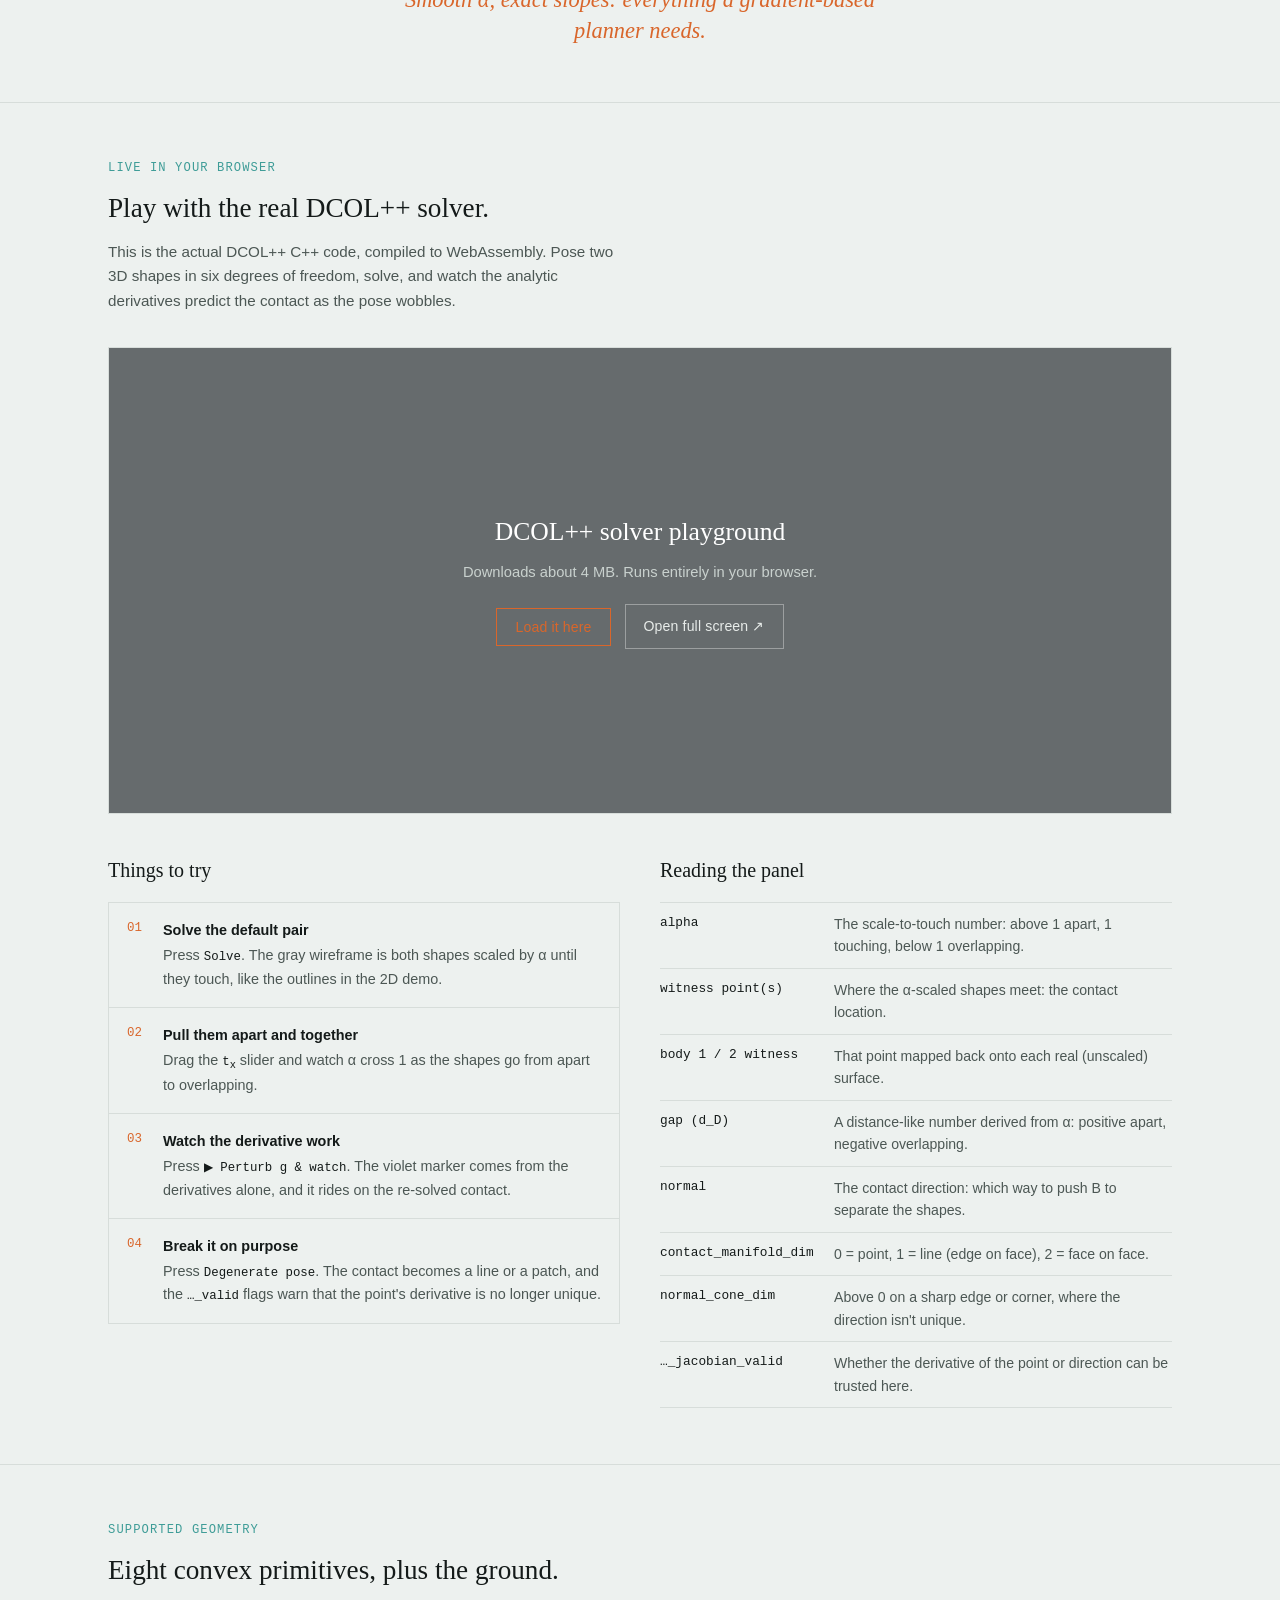
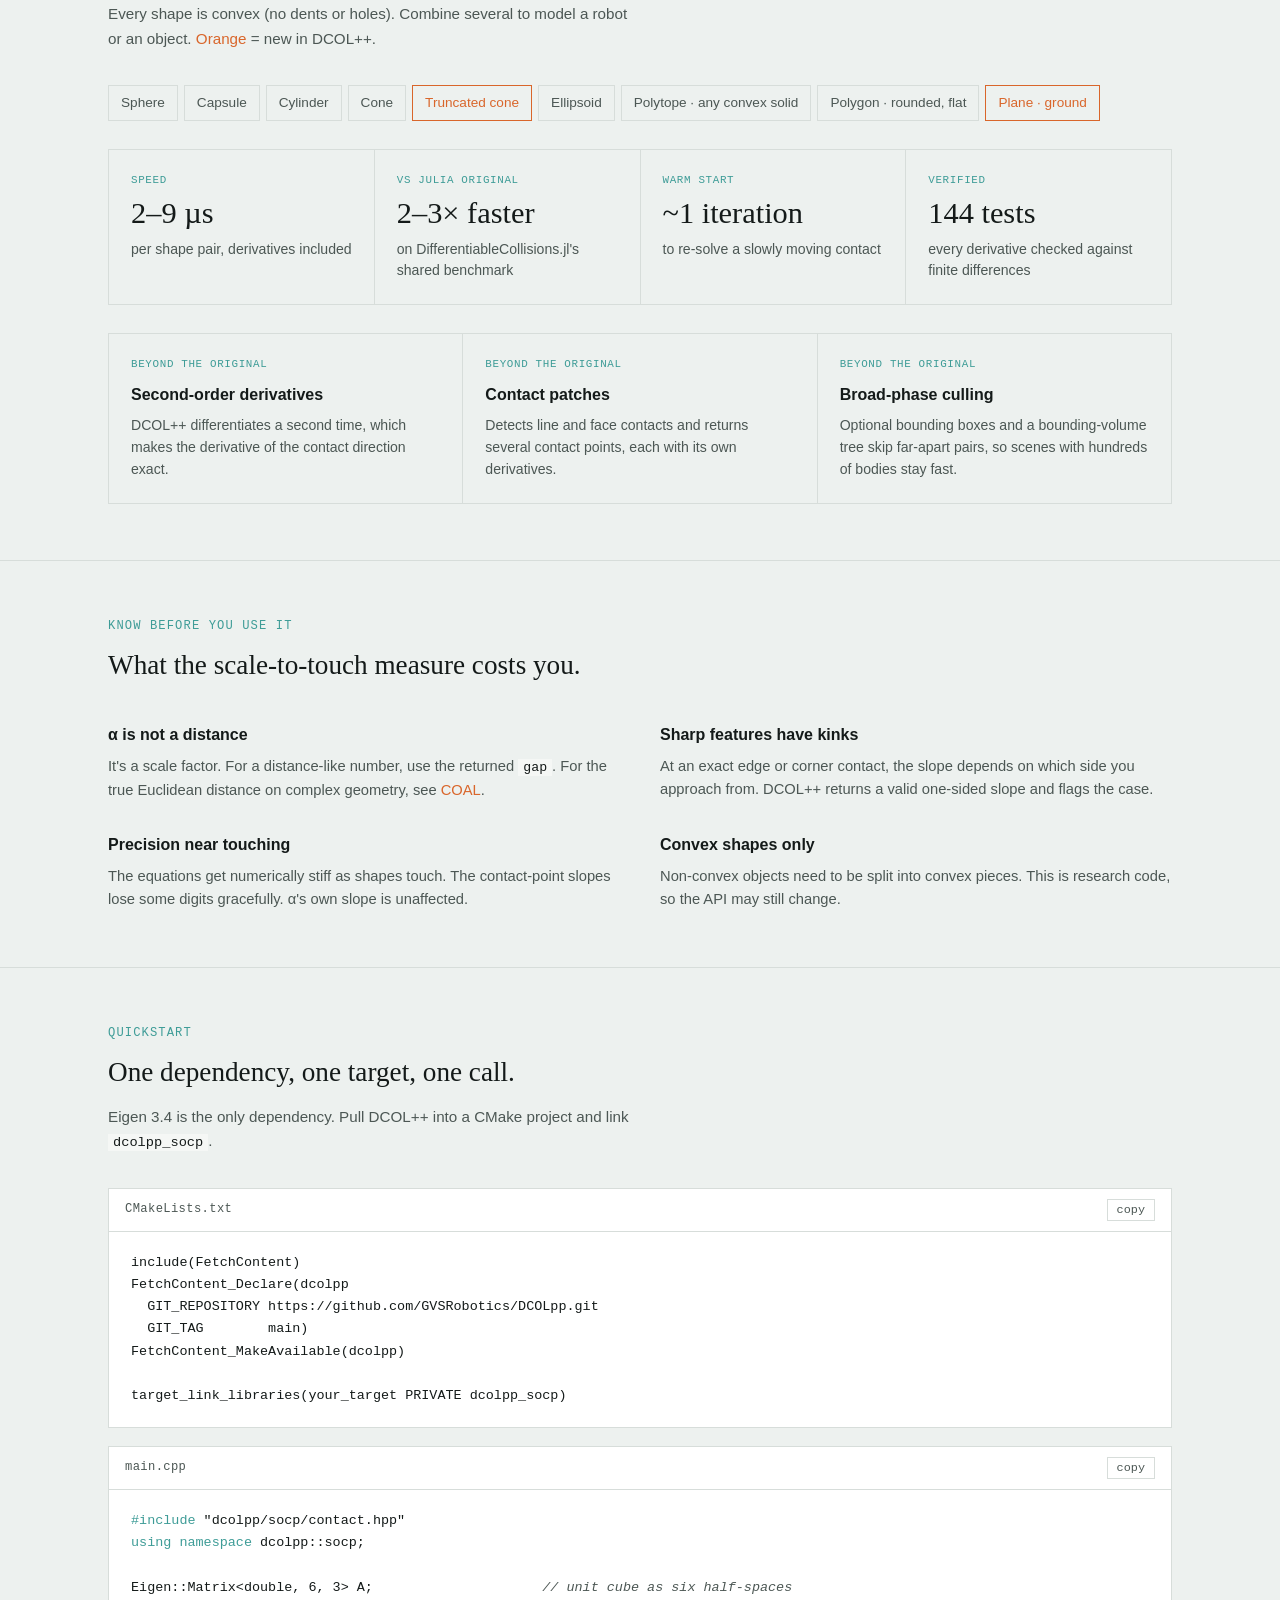
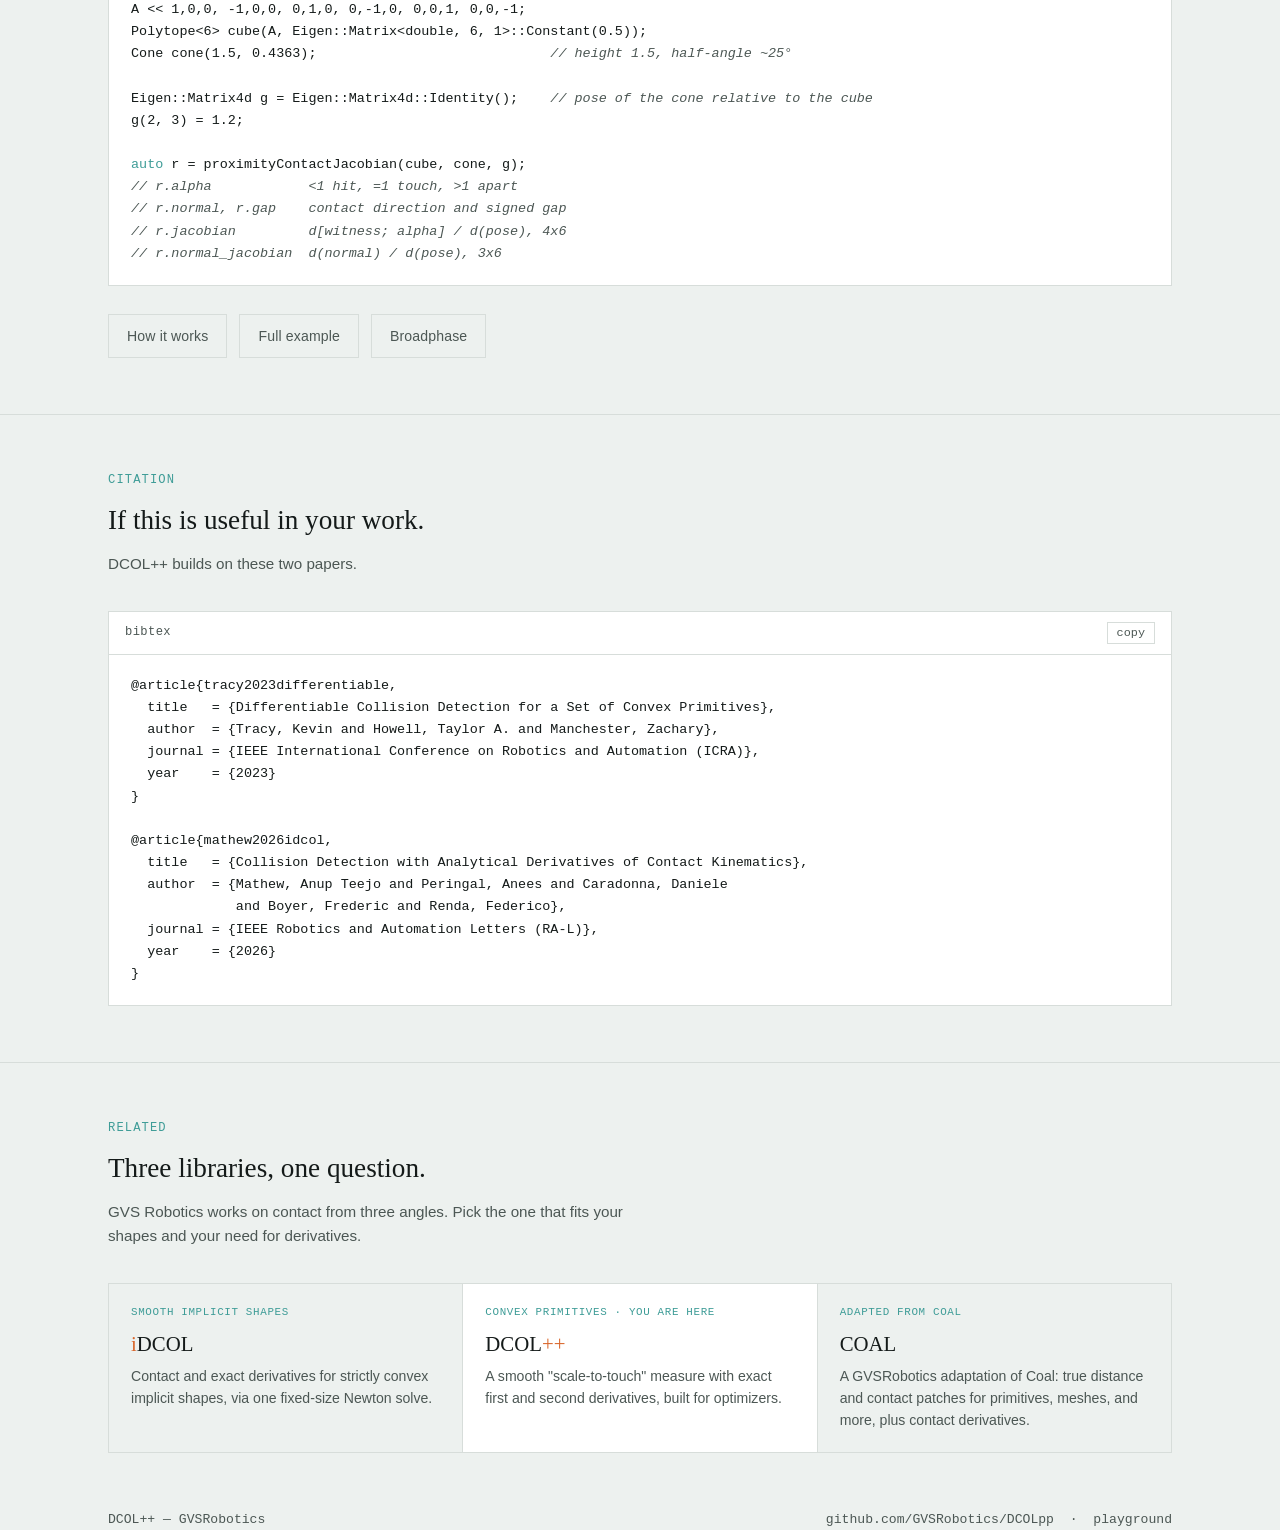
<file: projects/dcolpp/index.html>
<!doctype html>
<html lang="en">
<head>
<meta charset="utf-8" />
<meta name="viewport" content="width=device-width, initial-scale=1" />
<title>DCOL++ — Differentiable Collision Detection, Explained</title>
<meta name="description" content="DCOL++ measures how close two convex shapes are with one smooth number, and computes exactly how that number changes as they move. An interactive introduction." />
<link rel="stylesheet" href="../../assets/project-site.css" />
<script defer src="../../assets/geom2d.js"></script>
<script defer src="../../assets/project-site.js"></script>
<script defer src="demo.js"></script>
</head>
<body>

<nav class="nav">
  <div class="wrap nav-row">
    <a class="wordmark" href="#top">DCOL<em>++</em></a>
    <div class="nav-links">
      <a class="opt" href="#idea">The idea</a>
      <a class="opt" href="#slopes">Slopes</a>
      <a href="#playground">Playground</a>
      <a class="opt" href="#shapes">Shapes</a>
      <a class="opt" href="#quickstart">Quickstart</a>
      <a class="opt" href="#cite">Cite</a>
      <a href="https://github.com/GVSRobotics/DCOLpp">GitHub</a>
      <button class="theme-toggle" id="themeToggle" type="button" aria-label="Toggle color theme">MODE</button>
    </div>
  </div>
</nav>

<header class="hero" id="top">
  <div class="wrap hero-intro">
    <a class="crumb" href="../../">← GVS Robotics</a>
    <span class="eyebrow">Differentiable collision detection</span>
    <h1>Collision detection that tells an optimizer which way to move.</h1>
    <p class="hero-thesis">
      DCOL++ uses one smooth number to measure how close two convex shapes
      are. It also computes exactly how that number changes as the shapes move,
      with hand-derived formulas: no autodiff and no finite differences, just
      exact slopes for planners, simulators, and learning systems.
    </p>
    <div class="cta-row">
      <a class="btn" href="https://gvsrobotics.github.io/DCOLpp/">Open the 3D playground &rarr;</a>
      <a class="btn quiet" href="#idea">Try the 2D demo</a>
      <a class="btn quiet" href="#quickstart">Quickstart</a>
      <a class="btn quiet" href="https://github.com/GVSRobotics/DCOLpp">View source</a>
    </div>
    <p class="hero-note">
      A fast C++17 / Eigen re-implementation and extension of
      <a href="https://github.com/kevin-tracy/DifferentiableCollisions.jl">DifferentiableCollisions.jl</a>
      (Tracy, Howell &amp; Manchester), with ideas from <a href="https://gvsrobotics.github.io/iDCOL/">iDCOL</a>. MIT licensed.
    </p>
  </div>
</header>

<section id="why">
  <div class="wrap">
    <div class="section-head">
      <span class="eyebrow">Why it matters</span>
      <h2>"Not touching" isn't enough for an optimizer.</h2>
      <p class="section-lede">
        A yes-or-no collision check tells a robot <em>that</em> it hit
        something, not <em>how to fix it</em>. Planners and learning systems
        improve a motion step by step. At each step they need a smooth measure
        of closeness and its <strong>slope</strong>: which small change makes
        things better, and by how much.
      </p>
    </div>
    <div class="hair-grid">
      <div><span class="card-badge">Smooth</span><span class="card-title">One smooth measure</span><p class="card-text">DCOL++ returns a single number, α, that changes smoothly as shapes move, with no sudden jumps for an optimizer to trip over.</p></div>
      <div><span class="card-badge">Exact</span><span class="card-title">Exact slopes</span><p class="card-text">It also returns how α, the contact point, and the contact direction change for any small rotation or shift, from exact formulas.</p></div>
      <div><span class="card-badge">Fast</span><span class="card-title">Fast enough to loop</span><p class="card-text">A full query with derivatives takes a few millionths of a second per pair, so it fits inside simulators and optimization loops.</p></div>
    </div>
  </div>
</section>

<section id="idea">
  <div class="wrap">
    <div class="section-head">
      <span class="eyebrow">The idea · growth distance</span>
      <h2>Grow or shrink both shapes until they just touch.</h2>
      <p class="section-lede">
        Scale both shapes by the same factor, each around its own center, until
        they <strong>just touch</strong>. That factor is <strong>α</strong>
        (alpha). It is the same idea behind iDCOL. Try to find it yourself.
      </p>
    </div>

    <div class="demo-card" id="demo-scale">
      <div class="demo-grid">
        <div class="canvas-row">
          <div class="demo-canvas-wrap"><span class="pane-tag">scale both shapes</span><canvas tabindex="0" aria-label="Two shapes with scaled outlines. Drag the orange shape with the mouse or arrow keys." data-view="world"></canvas></div>
        </div>
        <div class="side" aria-live="polite">
          <div>
            <div class="status" data-out="guessStatus"><i></i><span></span></div>
            <p class="explain" data-out="guessText" style="margin-top:8px"></p>
          </div>
          <div class="big" data-out="alpha">α = ?<small>DCOL++'s answer</small></div>
          <dl class="readouts">
            <dt>meaning</dt><dd data-out="meaning">—</dd>
            <dt>gap estimate</dt><dd data-out="gap">—</dd>
          </dl>
          <div class="legend">
            <span><i style="background:var(--field)"></i>A</span>
            <span><i style="background:var(--contact)"></i>B, drag me</span>
            <span><i class="dash" style="color:var(--fg-dim)"></i>scaled by your guess</span>
            <span><i style="background:var(--pred)"></i>scaled by true α</span>
            <span><i class="dot" style="background:var(--pred)"></i>witness point</span>
          </div>
        </div>
      </div>
      <div class="controls">
        <div><div class="demo-label"><span>your guess: scale both by</span><b data-out="guess">1.00</b></div><input type="range" min="0.2" max="3" step="0.01" value="1.6" data-in="guess" aria-label="Your guess for alpha" /></div>
        <label class="field">Shape A<select data-in="shapeA"></select></label>
        <label class="field">Shape B<select data-in="shapeB"></select></label>
        <div><div class="demo-label"><span>rotate B</span><b data-out="rot">0°</b></div><input type="range" min="-180" max="180" step="1" value="-25" data-in="rot" aria-label="Rotate B" /></div>
      </div>
      <div class="cta-row" style="margin-top:14px"><button class="btn" type="button" data-in="reveal">Show DCOL++'s answer</button></div>
      <p class="demo-caption">
        <strong>Drag</strong> the orange shape, then move the slider until the
        dashed outlines meet at a single point. The point where the scaled
        shapes meet is the <strong>witness point</strong>, the location of the
        contact.
      </p>
    </div>
    <p class="punchline"><strong>α &gt; 1 apart · α = 1 touching · α &lt; 1 overlapping. One number covers every case.</strong></p>
    <p class="footnote" style="text-align:center;margin-left:auto;margin-right:auto">
      Finding α is a small convex optimization problem (a second-order cone
      program) of fixed size. It solves reliably in a few iterations, and its
      solution can be differentiated exactly.
    </p>
  </div>
</section>

<section id="slopes">
  <div class="wrap">
    <div class="section-head">
      <span class="eyebrow">Why smoothness pays off</span>
      <h2>Follow the slope, reach the goal.</h2>
      <p class="section-lede">
        Because α changes smoothly, its slope always points somewhere useful.
        The arrow shows which way to move B to increase α fastest. An optimizer
        that sees only α and its slope, never the shapes, can steer B to any
        target α.
      </p>
    </div>

    <div class="demo-card" id="demo-opt">
      <div class="demo-grid">
        <div class="canvas-row">
          <div class="demo-canvas-wrap"><span class="pane-tag">follow the slope</span><canvas tabindex="0" aria-label="Shape B with an arrow showing the slope of alpha. Drag B anywhere." data-view="world"></canvas></div>
        </div>
        <div class="side" aria-live="polite">
          <div class="big" data-out="alpha">α = 0.00<small>current value</small></div>
          <dl class="readouts">
            <dt>target</dt><dd data-out="target">1.00</dd>
            <dt>slope strength</dt><dd data-out="slope">—</dd>
            <dt>optimizer steps</dt><dd data-out="steps">0</dd>
          </dl>
          <div class="plot"><canvas data-view="plot" aria-label="Alpha as B slides left and right"></canvas></div>
          <div class="legend">
            <span><i style="background:var(--pred)"></i>α as B slides ↔</span>
            <span><i class="dash" style="color:var(--good)"></i>target</span>
          </div>
          <p class="explain" data-out="explain"></p>
        </div>
      </div>
      <div class="controls">
        <div><div class="demo-label"><span>target α</span><b data-out="targetOut">1.00</b></div><input type="range" min="0.7" max="2" step="0.05" value="1" data-in="target" aria-label="Target alpha" /></div>
        <label class="field">Shape B<select data-in="shapeB"></select></label>
        <div class="cta-row">
          <button class="btn" type="button" data-in="run">▶ Run optimizer</button>
          <button class="btn quiet" type="button" data-in="reset">Reset</button>
        </div>
      </div>
      <p class="demo-caption">
        <strong>Drag</strong> B anywhere, then press <strong>Run
        optimizer</strong>. It usually reaches the target within a few steps.
        In this toy demo the slope is measured numerically. DCOL++ computes
        every slope analytically, including rotations and the contact point
        and direction.
      </p>
    </div>
    <p class="punchline"><strong>Smooth α, exact slopes: everything a gradient-based planner needs.</strong></p>
  </div>
</section>

<section id="playground">
  <div class="wrap">
    <div class="section-head">
      <span class="eyebrow">Live in your browser</span>
      <h2>Play with the real DCOL++ solver.</h2>
      <p class="section-lede">
        This is the actual DCOL++ C++ code, compiled to WebAssembly. Pose two 3D
        shapes in six degrees of freedom, solve, and watch the analytic
        derivatives predict the contact as the pose wobbles.
      </p>
    </div>
    <div class="playground" data-playground="https://gvsrobotics.github.io/DCOLpp/" data-title="DCOL++ solver playground">
      <div class="playground-cover has-image" style="background-image:url('https://gvsrobotics.github.io/DCOLpp/dcolpp-demo.gif')">
        <div>
          <h3>DCOL++ solver playground</h3>
          <p>Downloads about 4 MB. Runs entirely in your browser.</p>
          <div class="cta-row">
            <button class="btn" type="button" data-load>Load it here</button>
            <a class="btn quiet" href="https://gvsrobotics.github.io/DCOLpp/" target="_blank" rel="noopener">Open full screen ↗</a>
          </div>
        </div>
      </div>
    </div>

    <div class="guide">
      <div>
        <h3>Things to try</h3>
        <ol class="tries">
          <li><b>Solve the default pair</b>Press <em>Solve</em>. The gray wireframe is both shapes scaled by α until they touch, like the outlines in the 2D demo.</li>
          <li><b>Pull them apart and together</b>Drag the <em>t<sub>x</sub></em> slider and watch α cross 1 as the shapes go from apart to overlapping.</li>
          <li><b>Watch the derivative work</b>Press <em>▶ Perturb g &amp; watch</em>. The violet marker comes from the derivatives alone, and it rides on the re-solved contact.</li>
          <li><b>Break it on purpose</b>Press <em>Degenerate pose</em>. The contact becomes a line or a patch, and the <em>…_valid</em> flags warn that the point's derivative is no longer unique.</li>
        </ol>
      </div>
      <div>
        <h3>Reading the panel</h3>
        <dl class="glossary">
          <div><dt>alpha</dt><dd>The scale-to-touch number: above 1 apart, 1 touching, below 1 overlapping.</dd></div>
          <div><dt>witness point(s)</dt><dd>Where the α-scaled shapes meet: the contact location.</dd></div>
          <div><dt>body 1 / 2 witness</dt><dd>That point mapped back onto each real (unscaled) surface.</dd></div>
          <div><dt>gap (d_D)</dt><dd>A distance-like number derived from α: positive apart, negative overlapping.</dd></div>
          <div><dt>normal</dt><dd>The contact direction: which way to push B to separate the shapes.</dd></div>
          <div><dt>contact_manifold_dim</dt><dd>0 = point, 1 = line (edge on face), 2 = face on face.</dd></div>
          <div><dt>normal_cone_dim</dt><dd>Above 0 on a sharp edge or corner, where the direction isn't unique.</dd></div>
          <div><dt>…_jacobian_valid</dt><dd>Whether the derivative of the point or direction can be trusted here.</dd></div>
        </dl>
      </div>
    </div>
  </div>
</section>

<section id="shapes">
  <div class="wrap">
    <div class="section-head">
      <span class="eyebrow">Supported geometry</span>
      <h2>Eight convex primitives, plus the ground.</h2>
      <p class="section-lede">Every shape is convex (no dents or holes). Combine several to model a robot or an object. <span style="color:var(--contact)">Orange</span> = new in DCOL++.</p>
    </div>
    <ul class="chips" aria-label="Supported shapes">
      <li>Sphere</li><li>Capsule</li><li>Cylinder</li><li>Cone</li><li class="new">Truncated cone</li><li>Ellipsoid</li><li>Polytope · any convex solid</li><li>Polygon · rounded, flat</li><li class="new">Plane · ground</li>
    </ul>
    <div class="hair-grid" style="margin-top:28px">
      <div><span class="card-badge">Speed</span><span class="stat-value">2–9 µs</span><p class="card-text">per shape pair, derivatives included</p></div>
      <div><span class="card-badge">vs Julia original</span><span class="stat-value">2–3× faster</span><p class="card-text">on DifferentiableCollisions.jl's shared benchmark</p></div>
      <div><span class="card-badge">Warm start</span><span class="stat-value">~1 iteration</span><p class="card-text">to re-solve a slowly moving contact</p></div>
      <div><span class="card-badge">Verified</span><span class="stat-value">144 tests</span><p class="card-text">every derivative checked against finite differences</p></div>
    </div>
    <div class="hair-grid" style="margin-top:28px">
      <div><span class="card-badge">Beyond the original</span><span class="card-title">Second-order derivatives</span><p class="card-text">DCOL++ differentiates a second time, which makes the derivative of the contact direction exact.</p></div>
      <div><span class="card-badge">Beyond the original</span><span class="card-title">Contact patches</span><p class="card-text">Detects line and face contacts and returns several contact points, each with its own derivatives.</p></div>
      <div><span class="card-badge">Beyond the original</span><span class="card-title">Broad-phase culling</span><p class="card-text">Optional bounding boxes and a bounding-volume tree skip far-apart pairs, so scenes with hundreds of bodies stay fast.</p></div>
    </div>
  </div>
</section>

<section id="limitations">
  <div class="wrap">
    <div class="section-head">
      <span class="eyebrow">Know before you use it</span>
      <h2>What the scale-to-touch measure costs you.</h2>
    </div>
    <div class="limit-grid">
      <div class="limit-card"><h3>α is not a distance</h3><p>It's a scale factor. For a distance-like number, use the returned <code>gap</code>. For the true Euclidean distance on complex geometry, see <a href="../coal/">COAL</a>.</p></div>
      <div class="limit-card"><h3>Sharp features have kinks</h3><p>At an exact edge or corner contact, the slope depends on which side you approach from. DCOL++ returns a valid one-sided slope and flags the case.</p></div>
      <div class="limit-card"><h3>Precision near touching</h3><p>The equations get numerically stiff as shapes touch. The contact-point slopes lose some digits gracefully. α's own slope is unaffected.</p></div>
      <div class="limit-card"><h3>Convex shapes only</h3><p>Non-convex objects need to be split into convex pieces. This is research code, so the API may still change.</p></div>
    </div>
  </div>
</section>

<section id="quickstart">
  <div class="wrap">
    <div class="section-head">
      <span class="eyebrow">Quickstart</span>
      <h2>One dependency, one target, one call.</h2>
      <p class="section-lede">Eigen 3.4 is the only dependency. Pull DCOL++ into a CMake project and link <code>dcolpp_socp</code>.</p>
    </div>
    <div class="code-panel">
      <div class="code-panel-head"><span>CMakeLists.txt</span><button class="copy-btn" data-copy="#codeCmake" type="button">copy</button></div>
<pre id="codeCmake">include(FetchContent)
FetchContent_Declare(dcolpp
  GIT_REPOSITORY https://github.com/GVSRobotics/DCOLpp.git
  GIT_TAG        main)
FetchContent_MakeAvailable(dcolpp)

target_link_libraries(your_target PRIVATE dcolpp_socp)</pre>
    </div>
    <div class="code-panel">
      <div class="code-panel-head"><span>main.cpp</span><button class="copy-btn" data-copy="#codeMain" type="button">copy</button></div>
<pre id="codeMain"><span class="tok-kw">#include</span> "dcolpp/socp/contact.hpp"
<span class="tok-kw">using namespace</span> dcolpp::socp;

Eigen::Matrix&lt;double, 6, 3&gt; A;                     <span class="tok-com">// unit cube as six half-spaces</span>
A &lt;&lt; 1,0,0, -1,0,0, 0,1,0, 0,-1,0, 0,0,1, 0,0,-1;
Polytope&lt;6&gt; cube(A, Eigen::Matrix&lt;double, 6, 1&gt;::Constant(0.5));
Cone cone(1.5, 0.4363);                             <span class="tok-com">// height 1.5, half-angle ~25°</span>

Eigen::Matrix4d g = Eigen::Matrix4d::Identity();    <span class="tok-com">// pose of the cone relative to the cube</span>
g(2, 3) = 1.2;

<span class="tok-kw">auto</span> r = proximityContactJacobian(cube, cone, g);
<span class="tok-com">// r.alpha            &lt;1 hit, =1 touch, &gt;1 apart</span>
<span class="tok-com">// r.normal, r.gap    contact direction and signed gap</span>
<span class="tok-com">// r.jacobian         d[witness; alpha] / d(pose), 4x6</span>
<span class="tok-com">// r.normal_jacobian  d(normal) / d(pose), 3x6</span></pre>
    </div>
    <div class="link-row">
      <a class="btn quiet" href="https://github.com/GVSRobotics/DCOLpp#how-it-works">How it works</a>
      <a class="btn quiet" href="https://github.com/GVSRobotics/DCOLpp/blob/main/examples/basic_contact.cpp">Full example</a>
      <a class="btn quiet" href="https://github.com/GVSRobotics/DCOLpp#broadphase">Broadphase</a>
    </div>
  </div>
</section>

<section id="cite">
  <div class="wrap">
    <div class="section-head">
      <span class="eyebrow">Citation</span>
      <h2>If this is useful in your work.</h2>
      <p class="section-lede">DCOL++ builds on these two papers.</p>
    </div>
    <div class="code-panel">
      <div class="code-panel-head"><span>bibtex</span><button class="copy-btn" data-copy="#citeBlock" type="button">copy</button></div>
<pre id="citeBlock">@article{tracy2023differentiable,
  title   = {Differentiable Collision Detection for a Set of Convex Primitives},
  author  = {Tracy, Kevin and Howell, Taylor A. and Manchester, Zachary},
  journal = {IEEE International Conference on Robotics and Automation (ICRA)},
  year    = {2023}
}

@article{mathew2026idcol,
  title   = {Collision Detection with Analytical Derivatives of Contact Kinematics},
  author  = {Mathew, Anup Teejo and Peringal, Anees and Caradonna, Daniele
             and Boyer, Frederic and Renda, Federico},
  journal = {IEEE Robotics and Automation Letters (RA-L)},
  year    = {2026}
}</pre>
    </div>
  </div>
</section>

<section id="family">
  <div class="wrap">
    <div class="section-head">
      <span class="eyebrow">Related</span>
      <h2>Three libraries, one question.</h2>
      <p class="section-lede">GVS Robotics works on contact from three angles. Pick the one that fits your shapes and your need for derivatives.</p>
    </div>
    <nav class="family" aria-label="Related projects">
      <a href="https://gvsrobotics.github.io/iDCOL/"><span class="card-badge">Smooth implicit shapes</span><span class="fam-name"><em>i</em>DCOL</span><span class="card-text">Contact and exact derivatives for strictly convex implicit shapes, via one fixed-size Newton solve.</span></a>
      <a class="here" href="#top" aria-current="page"><span class="card-badge">Convex primitives · you are here</span><span class="fam-name">DCOL<em>++</em></span><span class="card-text">A smooth "scale-to-touch" measure with exact first and second derivatives, built for optimizers.</span></a>
      <a href="../coal/"><span class="card-badge">Adapted from Coal</span><span class="fam-name">COAL</span><span class="card-text">A GVSRobotics adaptation of Coal: true distance and contact patches for primitives, meshes, and more, plus contact derivatives.</span></a>
    </nav>
  </div>
</section>

<footer class="wrap">
  <span>DCOL++ — <a href="../../">GVSRobotics</a></span>
  <span>
    <a href="https://github.com/GVSRobotics/DCOLpp">github.com/GVSRobotics/DCOLpp</a>
    &nbsp;&middot;&nbsp;
    <a href="https://gvsrobotics.github.io/DCOLpp/">playground</a>
  </span>
</footer>

</body>
</html>
</file>
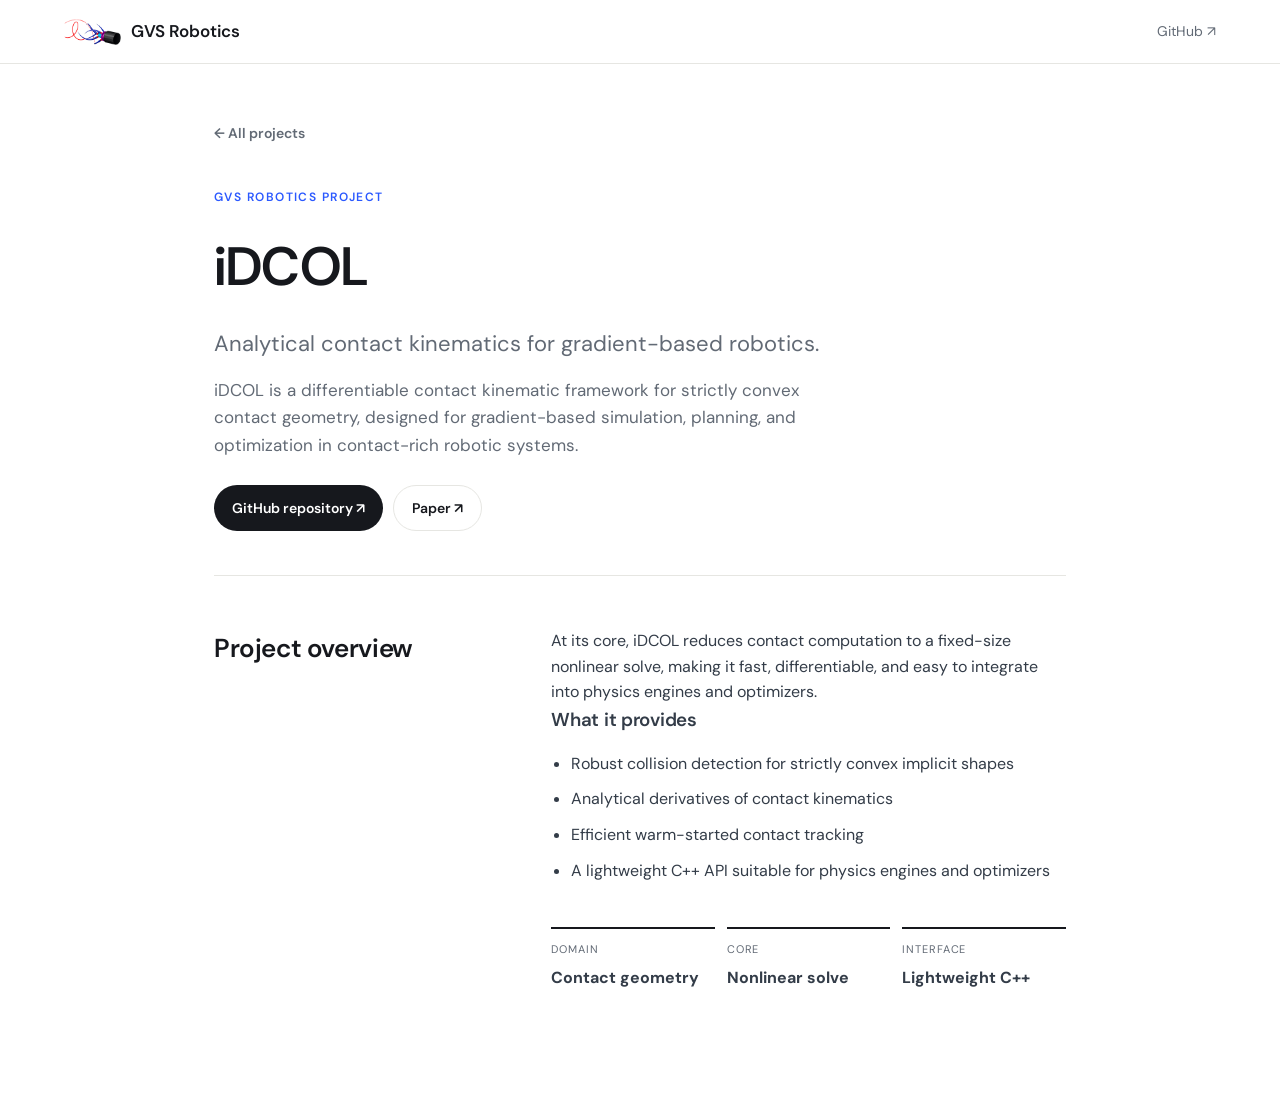
<file: projects/idcol/index.html>
<!doctype html>
<html lang="en">
<head>
  <meta charset="utf-8">
  <meta name="viewport" content="width=device-width,initial-scale=1">
  <title>iDCOL | GVS Robotics</title>
  <link rel="preconnect" href="https://fonts.googleapis.com">
  <link rel="preconnect" href="https://fonts.gstatic.com" crossorigin>
  <link href="https://fonts.googleapis.com/css2?family=DM+Sans:wght@400;500;600;700&family=Source+Serif+4:opsz,wght@8..60,500;8..60,600;8..60,700&display=swap" rel="stylesheet">
  <link rel="stylesheet" href="../../assets/styles.css">
  <script defer src="../../assets/project.js"></script>
</head>
<body class="project-page">
  <header class="site-header project-nav">
    <a class="brand" href="../../" aria-label="GVS Robotics home">
      <img class="brand-logo" src="../../assets/logo-icon.png" alt="GVS Robotics logo">
      <span>GVS Robotics</span>
    </a>
    <nav aria-label="Primary navigation">
      <a href="https://github.com/GVSRobotics">GitHub ↗</a>
    </nav>
  </header>
  <main class="project-main" data-project="idcol">
    <a class="back-link" href="../../">← All projects</a>
    <section class="project-hero">
      <p class="eyebrow">GVS Robotics project</p>
      <h1 data-name></h1>
      <p class="project-kicker" data-kicker></p>
      <p class="project-summary" data-summary></p>
      <div class="project-links" data-links></div>
    </section>
    <section class="project-content">
      <h2>Project overview</h2>
      <div class="project-body">
        <div data-body></div>
        <div class="project-facts" data-facts></div>
      </div>
    </section>
  </main>
</body>
</html>
</file>
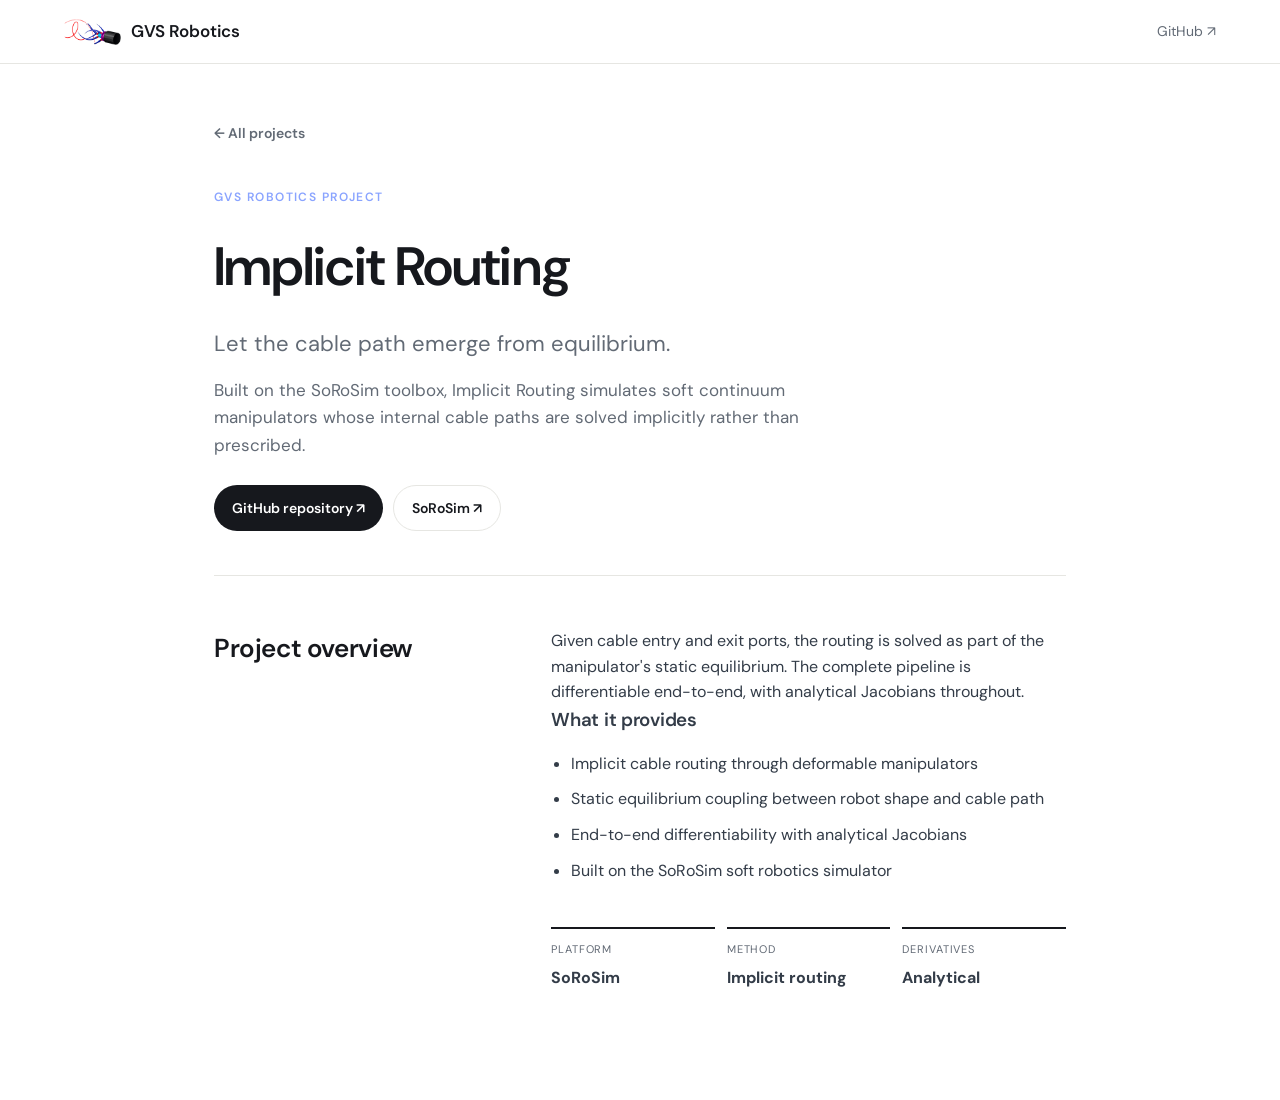
<file: projects/implicit-routing/index.html>
<!doctype html>
<html lang="en">
<head>
  <meta charset="utf-8">
  <meta name="viewport" content="width=device-width,initial-scale=1">
  <title>Implicit Routing | GVS Robotics</title>
  <link rel="preconnect" href="https://fonts.googleapis.com">
  <link rel="preconnect" href="https://fonts.gstatic.com" crossorigin>
  <link href="https://fonts.googleapis.com/css2?family=DM+Sans:wght@400;500;600;700&family=Source+Serif+4:opsz,wght@8..60,500;8..60,600;8..60,700&display=swap" rel="stylesheet">
  <link rel="stylesheet" href="../../assets/styles.css">
  <script defer src="../../assets/project.js"></script>
</head>
<body class="project-page">
  <header class="site-header project-nav">
    <a class="brand" href="../../" aria-label="GVS Robotics home">
      <img class="brand-logo" src="../../assets/logo-icon.png" alt="GVS Robotics logo">
      <span>GVS Robotics</span>
    </a>
    <nav aria-label="Primary navigation">
      <a href="https://github.com/GVSRobotics">GitHub ↗</a>
    </nav>
  </header>
  <main class="project-main" data-project="implicit-routing">
    <a class="back-link" href="../../">← All projects</a>
    <section class="project-hero">
      <p class="eyebrow">GVS Robotics project</p>
      <h1 data-name></h1>
      <p class="project-kicker" data-kicker></p>
      <p class="project-summary" data-summary></p>
      <div class="project-links" data-links></div>
    </section>
    <section class="project-content">
      <h2>Project overview</h2>
      <div class="project-body">
        <div data-body></div>
        <div class="project-facts" data-facts></div>
      </div>
    </section>
  </main>
</body>
</html>
</file>
<file: assets/styles.css>
:root{
  --ink:#16181d;
  --muted:#626a75;
  --paper:#ffffff;
  --soft:#f6f6f4;
  --line:#e6e6e2;
  --accent:#2b59ff;
  --radius:10px;
  --sans:"DM Sans",system-ui,sans-serif;
  --serif:"DM Sans",system-ui,sans-serif;
  --page:1120px;
}

*{box-sizing:border-box}
html{scroll-behavior:smooth}
body{margin:0;background:var(--paper);color:var(--ink);font-family:var(--sans);line-height:1.6;font-size:16px;-webkit-font-smoothing:antialiased}
a{color:inherit;text-decoration:none}
img,video{max-width:100%;display:block}
h1,h2,h3{font-weight:600;letter-spacing:-.015em;margin:0}
p{margin:0}
.container{max-width:var(--page);margin:0 auto;padding:0 28px}

/* Header */
.site-header{position:sticky;top:0;z-index:20;background:rgba(255,255,255,.92);backdrop-filter:blur(10px);border-bottom:1px solid var(--line)}
.site-header .container{display:flex;align-items:center;justify-content:space-between;height:64px}
.brand{display:flex;align-items:center;gap:10px;font-weight:600;font-size:17px}
.brand-logo{height:26px;width:auto}
nav{display:flex;align-items:center;gap:26px;font-size:14px;color:var(--muted)}
nav a:hover{color:var(--ink)}
.brand span,nav a{white-space:nowrap}

/* Hero */
.hero{display:grid;grid-template-columns:minmax(0,1.2fr) minmax(0,.8fr);gap:56px;align-items:center;padding:72px 0 80px}
.hero h1{font-size:clamp(30px,3.2vw,40px);line-height:1.15}
.hero-lede{font-size:17px;color:var(--muted);margin:20px 0 26px;max-width:480px}
.hero-links{display:flex;gap:22px;font-size:15px;font-weight:600}
.hero-links a{border-bottom:1.5px solid var(--ink);padding-bottom:1px}
.hero-links a.quiet{border-color:var(--line);color:var(--muted)}
.hero-links a.quiet:hover{color:var(--ink);border-color:var(--ink)}
.hero-media{position:relative;border-radius:14px;overflow:hidden;border:1px solid var(--line);background:var(--soft);aspect-ratio:4/5;width:100%;max-width:420px;justify-self:end}
.hero-media video{width:100%;height:100%;object-fit:cover}

/* Sections */
.section{padding:64px 0;border-top:1px solid var(--line)}
.section h2{font-size:26px;margin-bottom:28px}
.section h3.group{font-size:13px;font-weight:600;text-transform:uppercase;letter-spacing:.1em;color:var(--muted);margin:8px 0 20px}
.section h3.group:not(:first-of-type){margin-top:48px}

/* Project cards */
.project-grid{display:grid;grid-template-columns:repeat(3,minmax(0,1fr));gap:16px}
.project-card{position:relative;border:1px solid var(--line);border-radius:var(--radius);padding:22px 22px 20px;display:flex;flex-direction:column;gap:8px;transition:border-color .15s}
.project-card:hover{border-color:var(--ink)}
.project-card h3{font-size:19px}
.project-card h3 a::after{content:"";position:absolute;inset:0;border-radius:var(--radius)}
.project-card .sub{font-size:13px;color:var(--muted);margin-top:-6px}
.project-card p.desc{color:var(--muted);font-size:14.5px;flex:1}
.project-card .meta{display:flex;justify-content:space-between;align-items:center;gap:12px;font-size:13px;color:var(--muted);margin-top:6px}
.project-card .meta .go{color:var(--ink);font-weight:600}
.project-card .origin{position:relative;z-index:1;font-size:13px;color:var(--muted);border-bottom:1px solid var(--line);align-self:flex-start}
.project-card .origin:hover{color:var(--ink);border-color:var(--ink)}
.project-card.soon{background:var(--soft);border-style:dashed}
.project-card.soon:hover{border-color:var(--line)}
.badge{font-size:11px;font-weight:700;letter-spacing:.08em;text-transform:uppercase;color:#fff;background:var(--ink);border-radius:4px;padding:3px 7px}

/* People */
.people{display:grid;grid-template-columns:repeat(6,minmax(0,1fr));gap:32px 20px}
.person{display:flex;flex-direction:column;align-items:flex-start;gap:4px}
.person img,.person .initials{width:104px;height:104px;border-radius:50%;object-fit:cover;margin-bottom:10px;background:var(--soft)}
.person .initials{display:grid;place-items:center;font-size:30px;font-weight:600;color:var(--muted);border:1px solid var(--line)}
.person strong{font-size:15px;font-weight:600;line-height:1.3}
.person strong a{border-bottom:1px solid transparent}
.person strong a:hover{border-color:var(--ink)}
.person span{font-size:13.5px;color:var(--muted);line-height:1.4}
.person .links{display:flex;gap:12px;margin-top:4px;font-size:13px;font-weight:600}
.person .links a{border-bottom:1px solid var(--line)}
.person .links a:hover{border-color:var(--ink)}

/* Footer */
footer{border-top:1px solid var(--line);padding:28px 0 40px;font-size:14px;color:var(--muted)}
footer .container{display:flex;justify-content:space-between;gap:16px;flex-wrap:wrap}
footer a:hover{color:var(--ink)}
.footer-links{display:flex;gap:20px}

/* Template project pages (projects/_template, idcol, implicit-routing) */
.project-page{background:var(--paper)}
.project-page .site-header{display:flex;align-items:center;justify-content:space-between;height:64px;padding:0 clamp(24px,5vw,64px)}
.project-main{max-width:900px;margin:auto;padding:56px 24px 110px}
.eyebrow{text-transform:uppercase;letter-spacing:.12em;font-size:12px;font-weight:600;color:var(--accent);margin:0 0 16px}
.back-link{display:inline-block;font-size:14px;font-weight:600;margin-bottom:44px;color:var(--muted)}
.back-link:hover{color:var(--ink)}
.project-hero{padding-bottom:44px;border-bottom:1px solid var(--line)}
.project-hero h1{font-size:clamp(34px,5vw,54px);margin:0}
.project-kicker{font-size:clamp(18px,2.2vw,22px);color:var(--muted);margin:16px 0}
.project-summary{font-size:17px;color:var(--muted);max-width:640px}
.project-links{display:flex;gap:10px;flex-wrap:wrap;margin-top:26px}
.button{display:inline-flex;align-items:center;justify-content:center;padding:11px 18px;border-radius:999px;font-weight:600;font-size:14px}
.button.primary{background:var(--ink);color:#fff}
.button.primary:hover{background:var(--accent)}
.button.secondary{border:1px solid var(--line)}
.button.secondary:hover{border-color:var(--ink)}
.project-content{display:grid;grid-template-columns:.7fr 1.3fr;gap:60px;padding-top:52px}
.project-content h2{font-size:26px;margin:0}
.project-body{font-size:16px;color:#333c48}
.project-body ul{padding-left:20px}
.project-body li{margin:10px 0}
.project-facts{display:grid;grid-template-columns:repeat(3,1fr);gap:12px;margin-top:44px}
.fact{border-top:2px solid var(--ink);padding-top:12px}
.fact small{display:block;color:var(--muted);text-transform:uppercase;letter-spacing:.08em;font-size:11px}
.fact strong{display:block;font-size:16px;margin-top:6px}

@media(max-width:900px){
  .hero{grid-template-columns:1fr;gap:32px;padding:48px 0 56px}
  .hero-media{justify-self:start}
  .project-grid{grid-template-columns:1fr 1fr}
  .people{grid-template-columns:repeat(3,minmax(0,1fr))}
  .project-content{grid-template-columns:1fr;gap:30px}
  .project-facts{grid-template-columns:1fr}
}
@media(max-width:600px){
  .project-grid{grid-template-columns:1fr}
  .people{grid-template-columns:1fr 1fr}
  .person img,.person .initials{width:88px;height:88px}
  nav{gap:14px;font-size:13px}
  .brand{font-size:15px}
  .container{padding:0 20px}
}
</file>
<file: assets/project-site.css>
/* Shared look for the GVS Robotics contact-library sites (iDCOL family):
   dark by default, light via system preference or the MODE toggle. */
:root {
  --ink: #10151a;
  --surface: #171e24;
  --surface-raised: #1c242b;
  --paper: #edf1ef;
  --surface-light: #ffffff;
  --surface-light-raised: #f5f7f5;
  --graphite-soft: #8a969c;
  --hair: #2a333a;
  --hair-light: #d7ddda;
  --text: #e7ebe9;
  --text-dim: #a7b1ae;
  --text-light: #141a19;
  --text-light-dim: #4c5754;
  --contact: #d9662b;   /* warm accent: contact, CTAs, the body you move */
  --field: #3e9c97;     /* cool accent: labels, the fixed body */

  --bg: var(--ink);
  --bg-raised: var(--surface);
  --bg-raised-2: var(--surface-raised);
  --fg: var(--text);
  --fg-dim: var(--text-dim);
  --border: var(--hair);
  --good: #4fb286;
  --warn: #e0a83a;
  --bad: #e5604a;
  --pred: #a58cf0;
  --grid: #ffffff0d;

  --font-display: "Iowan Old Style", "Palatino Linotype", "Book Antiqua", Georgia, "Noto Serif", serif;
  --font-body: -apple-system, BlinkMacSystemFont, "Segoe UI", Roboto, Helvetica, Arial, sans-serif;
  --font-mono: ui-monospace, "Cascadia Code", "SF Mono", "JetBrains Mono", Consolas, "Liberation Mono", monospace;
}
@media (prefers-color-scheme: light) {
  :root {
    --bg: var(--paper); --bg-raised: var(--surface-light); --bg-raised-2: var(--surface-light-raised);
    --fg: var(--text-light); --fg-dim: var(--text-light-dim); --border: var(--hair-light);
    --good: #1f8a5c; --warn: #a87400; --bad: #c73a28; --pred: #6a4bd8; --grid: #141a1912;
  }
}
:root[data-theme="dark"] {
  --bg: var(--ink); --bg-raised: var(--surface); --bg-raised-2: var(--surface-raised);
  --fg: var(--text); --fg-dim: var(--text-dim); --border: var(--hair);
  --good: #4fb286; --warn: #e0a83a; --bad: #e5604a; --pred: #a58cf0; --grid: #ffffff0d;
}
:root[data-theme="light"] {
  --bg: var(--paper); --bg-raised: var(--surface-light); --bg-raised-2: var(--surface-light-raised);
  --fg: var(--text-light); --fg-dim: var(--text-light-dim); --border: var(--hair-light);
  --good: #1f8a5c; --warn: #a87400; --bad: #c73a28; --pred: #6a4bd8; --grid: #141a1912;
}

/* ---------- base ---------- */
* { box-sizing: border-box; }
html { color-scheme: dark light; scroll-behavior: smooth; }
body { margin: 0; background: var(--bg); color: var(--fg); font-family: var(--font-body); font-size: 16px; line-height: 1.6; -webkit-font-smoothing: antialiased; }
img, svg, canvas { display: block; max-width: 100%; }
a { color: var(--contact); text-decoration: none; }
a:hover { text-decoration: underline; }
a:focus-visible, button:focus-visible, input:focus-visible, select:focus-visible, canvas:focus-visible { outline: 2px solid var(--field); outline-offset: 2px; }
h1, h2, h3 { font-family: var(--font-display); font-weight: 500; text-wrap: balance; margin: 0; }
p { margin: 0; }
code { font-family: var(--font-mono); font-size: 0.9em; color: var(--fg); background: var(--bg-raised-2); padding: 1px 5px; }
.wrap { max-width: 1120px; margin: 0 auto; padding: 0 28px; }

/* ---------- nav ---------- */
.nav { position: sticky; top: 0; z-index: 20; background: color-mix(in srgb, var(--bg) 88%, transparent); backdrop-filter: blur(8px); border-bottom: 1px solid var(--border); }
.nav-row { display: flex; align-items: center; justify-content: space-between; gap: 24px; min-height: 60px; flex-wrap: wrap; padding-top: 8px; padding-bottom: 8px; }
.wordmark { font-family: var(--font-display); font-size: 1.15rem; letter-spacing: 0.02em; color: var(--fg); }
.wordmark:hover { text-decoration: none; }
.wordmark em { font-style: normal; color: var(--contact); }
.wordmark small { font-family: var(--font-mono); font-size: 0.68rem; letter-spacing: 0.06em; text-transform: uppercase; color: var(--fg-dim); margin-left: 8px; }
.nav-links { display: flex; flex-wrap: wrap; gap: 22px; row-gap: 8px; align-items: center; font-size: 0.92rem; }
.nav-links a { color: var(--fg-dim); }
.nav-links a:hover { color: var(--fg); text-decoration: none; }
.theme-toggle { background: none; border: 1px solid var(--border); color: var(--fg-dim); font-family: var(--font-mono); font-size: 0.78rem; padding: 5px 10px; cursor: pointer; letter-spacing: 0.03em; }
.theme-toggle:hover { color: var(--fg); border-color: var(--graphite-soft); }

/* ---------- hero ---------- */
.hero { padding: 64px 0 56px; border-bottom: 1px solid var(--border); }
.hero-intro { max-width: 700px; }
.crumb { display: inline-block; font-family: var(--font-mono); font-size: 0.76rem; color: var(--fg-dim); margin-bottom: 28px; }
.crumb:hover { color: var(--fg); text-decoration: none; }
.eyebrow { font-family: var(--font-mono); font-size: 0.76rem; letter-spacing: 0.09em; text-transform: uppercase; color: var(--field); margin-bottom: 14px; display: block; }
.hero h1 { font-size: clamp(2.4rem, 5vw, 3.4rem); line-height: 1.05; margin-bottom: 20px; }
.hero-thesis { color: var(--fg-dim); font-size: 1.08rem; max-width: 52ch; margin-bottom: 30px; }
.hero-note { margin-top: 26px; font-size: 0.84rem; color: var(--fg-dim); max-width: 64ch; }
.cta-row { display: flex; gap: 14px; flex-wrap: wrap; align-items: center; }
.btn { display: inline-flex; align-items: center; gap: 8px; padding: 10px 18px; border: 1.4px solid var(--contact); color: var(--contact); background: none; font-size: 0.88rem; letter-spacing: 0.01em; font-family: var(--font-body); font-weight: 500; cursor: pointer; transition: background 0.15s ease, color 0.15s ease; }
.btn:hover { background: var(--contact); color: var(--surface-light); text-decoration: none; }
.btn.quiet { border-color: var(--border); color: var(--fg-dim); }
.btn.quiet:hover { background: var(--bg-raised-2); color: var(--fg); }
.btn:disabled { opacity: 0.45; cursor: not-allowed; }
.btn.small { padding: 6px 12px; font-size: 0.82rem; }

/* ---------- sections ---------- */
section { padding: 56px 0; border-bottom: 1px solid var(--border); scroll-margin-top: 64px; }
section:last-of-type { border-bottom: none; }
.section-head { margin-bottom: 34px; }
.section-head .eyebrow { margin-bottom: 8px; }
.section-head h2 { font-size: 1.7rem; }
.section-lede { color: var(--fg-dim); font-size: 0.95rem; max-width: 62ch; margin-top: 10px; }
.section-lede strong, .demo-caption strong, .limit-card strong { color: var(--fg); font-weight: 600; }
.punchline { text-align: center; font-family: var(--font-display); font-size: clamp(1.1rem, 2.2vw, 1.4rem); color: var(--fg); margin: 30px auto 0; line-height: 1.4; max-width: 46ch; }
.punchline strong { color: var(--contact); font-style: italic; font-weight: 500; }
.footnote { font-size: 0.8rem; color: var(--fg-dim); margin-top: 18px; max-width: 80ch; }

/* ---------- card grids (1px hairline grid, like the iDCOL shape gallery) ---------- */
.hair-grid { display: grid; grid-template-columns: repeat(auto-fit, minmax(220px, 1fr)); gap: 1px; background: var(--border); border: 1px solid var(--border); }
.hair-grid > * { background: var(--bg); padding: 22px; display: flex; flex-direction: column; gap: 8px; }
.card-badge { font-family: var(--font-mono); font-size: 0.68rem; letter-spacing: 0.06em; text-transform: uppercase; color: var(--field); }
.card-title { font-size: 1rem; font-weight: 650; color: var(--fg); font-family: var(--font-body); }
.card-text { font-size: 0.88rem; color: var(--fg-dim); line-height: 1.55; }
.stat-value { font-family: var(--font-display); font-size: 1.9rem; line-height: 1.1; color: var(--fg); }
.limit-grid { display: grid; grid-template-columns: repeat(2, 1fr); gap: 30px 40px; }
.limit-card h3 { font-family: var(--font-body); font-weight: 650; font-size: 1rem; margin-bottom: 8px; color: var(--fg); }
.limit-card p { color: var(--fg-dim); font-size: 0.92rem; line-height: 1.55; }
.chips { display: flex; flex-wrap: wrap; gap: 6px; list-style: none; padding: 0; margin: 0; }
.chips li { border: 1px solid var(--border); color: var(--fg-dim); font-size: 0.85rem; padding: 6px 12px; }
.chips li.new { color: var(--contact); border-color: var(--contact); }

/* ---------- interactive demos ---------- */
.demo-card { border: 1px solid var(--border); background: var(--bg-raised); padding: 18px 20px 20px; }
.demo-grid { display: grid; grid-template-columns: minmax(0, 1fr) 280px; gap: 22px; align-items: stretch; }
.canvas-row { display: grid; gap: 10px; }
.canvas-row.two { grid-template-columns: 1fr 1fr; }
.demo-canvas-wrap { position: relative; background: var(--bg-raised-2); min-height: 380px; height: 100%; }
.demo-canvas-wrap canvas { width: 100%; height: 100%; position: absolute; inset: 0; touch-action: none; }
.demo-canvas-wrap canvas.dragging { cursor: grabbing !important; }
.pane-tag { position: absolute; left: 12px; top: 10px; z-index: 1; font-family: var(--font-mono); font-size: 0.7rem; letter-spacing: 0.06em; text-transform: uppercase; color: var(--fg-dim); pointer-events: none; }
.side { display: flex; flex-direction: column; gap: 16px; font-size: 0.88rem; }
.status { display: flex; align-items: center; gap: 9px; font-family: var(--font-mono); font-size: 0.78rem; letter-spacing: 0.05em; text-transform: uppercase; color: var(--fg); }
.status i { width: 9px; height: 9px; border-radius: 50%; background: var(--fg-dim); flex: none; }
.status.apart i { background: var(--good); } .status.touch i { background: var(--warn); } .status.hit i { background: var(--bad); }
.big { font-family: var(--font-display); font-size: 2.4rem; line-height: 1; font-variant-numeric: tabular-nums; color: var(--fg); }
.big small { display: block; font-family: var(--font-body); font-size: 0.8rem; color: var(--fg-dim); margin-top: 8px; line-height: 1.4; }
.explain { color: var(--fg-dim); font-size: 0.86rem; line-height: 1.5; }
.readouts { display: grid; grid-template-columns: auto 1fr; gap: 6px 12px; margin: 0; font-family: var(--font-mono); font-size: 0.76rem; }
.readouts dt { color: var(--fg-dim); }
.readouts dd { margin: 0; text-align: right; color: var(--fg); font-variant-numeric: tabular-nums; }
.legend { display: flex; flex-wrap: wrap; gap: 6px 14px; font-family: var(--font-mono); font-size: 0.7rem; color: var(--fg-dim); }
.legend span { display: inline-flex; align-items: center; gap: 6px; }
.legend i { display: inline-block; width: 14px; height: 2px; }
.legend i.dot { width: 8px; height: 8px; border-radius: 50%; }
.legend i.dash { height: 0; border-top: 2px dashed; background: none !important; }
.plot { position: relative; height: 140px; }
.plot canvas { width: 100%; height: 100%; }
.controls { margin-top: 18px; display: grid; grid-template-columns: repeat(auto-fit, minmax(180px, 1fr)); gap: 14px 24px; align-items: end; }
.demo-label { display: flex; justify-content: space-between; font-family: var(--font-mono); font-size: 0.76rem; color: var(--fg-dim); margin-bottom: 8px; }
.demo-label b { color: var(--contact); font-weight: 600; }
input[type="range"] { width: 100%; accent-color: var(--contact); margin: 0; }
.field { display: flex; flex-direction: column; gap: 6px; font-family: var(--font-mono); font-size: 0.76rem; color: var(--fg-dim); letter-spacing: 0.03em; text-transform: uppercase; }
.field select { background: var(--bg-raised-2); color: var(--fg); border: 1px solid var(--border); padding: 8px 10px; font-family: var(--font-body); font-size: 0.88rem; text-transform: none; letter-spacing: normal; border-radius: 0; }
.check { display: flex; align-items: center; gap: 8px; font-family: var(--font-mono); font-size: 0.76rem; color: var(--fg-dim); cursor: pointer; user-select: none; }
.check input { accent-color: var(--contact); width: 15px; height: 15px; margin: 0; }
.demo-caption { margin-top: 14px; font-size: 0.84rem; color: var(--fg-dim); line-height: 1.5; }

/* ---------- playground ---------- */
.playground { border: 1px solid var(--border); background: var(--bg-raised-2); }
.playground-cover { position: relative; aspect-ratio: 16 / 7; min-height: 300px; display: grid; place-items: center; text-align: center; padding: 32px 24px; background: var(--bg-raised-2) center / cover no-repeat; overflow: hidden; }
.playground-cover::before { content: ""; position: absolute; inset: 0; background-image: repeating-linear-gradient(135deg, var(--border) 0, var(--border) 1px, transparent 1px, transparent 14px); opacity: 0.55; }
.playground-cover.has-image::before { background: color-mix(in srgb, var(--ink) 62%, transparent); opacity: 1; }
.playground-cover > div { position: relative; }
.playground-cover h3 { font-size: 1.6rem; color: var(--fg); margin-bottom: 8px; }
.playground-cover.has-image h3 { color: #fff; }
.playground-cover p { color: var(--fg-dim); max-width: 52ch; margin: 0 auto 20px; font-size: 0.92rem; }
.playground-cover.has-image p { color: #c9d1ce; }
.playground-cover .cta-row { justify-content: center; }
.playground-cover.has-image .btn.quiet { color: #e7ebe9; border-color: #ffffff59; }
.playground iframe { display: block; width: 100%; height: min(920px, 88vh); border: 0; background: #0b0e12; }
.playground-bar { display: flex; justify-content: space-between; gap: 12px; flex-wrap: wrap; padding: 10px 14px; border-top: 1px solid var(--border); font-family: var(--font-mono); font-size: 0.74rem; color: var(--fg-dim); }
.guide { display: grid; grid-template-columns: 1fr 1fr; gap: 40px; margin-top: 40px; }
.guide h3 { font-size: 1.25rem; margin-bottom: 16px; }
.tries { list-style: none; counter-reset: t; padding: 0; margin: 0; display: grid; gap: 1px; background: var(--border); border: 1px solid var(--border); }
.tries li { counter-increment: t; background: var(--bg); padding: 16px 18px 16px 54px; position: relative; font-size: 0.9rem; color: var(--fg-dim); }
.tries li::before { content: counter(t, decimal-leading-zero); position: absolute; left: 18px; top: 16px; font-family: var(--font-mono); font-size: 0.78rem; color: var(--contact); }
.tries b { display: block; color: var(--fg); font-weight: 650; margin-bottom: 2px; }
.tries em { color: var(--fg); font-style: normal; font-family: var(--font-mono); font-size: 0.86em; }
.glossary { margin: 0; border-top: 1px solid var(--border); }
.glossary div { display: grid; grid-template-columns: 160px 1fr; gap: 14px; padding: 10px 0; border-bottom: 1px solid var(--border); font-size: 0.88rem; }
.glossary dt { font-family: var(--font-mono); font-size: 0.8rem; color: var(--fg); }
.glossary dd { margin: 0; color: var(--fg-dim); }

/* ---------- code ---------- */
.code-panel { background: var(--bg-raised); border: 1px solid var(--border); overflow-x: auto; }
.code-panel + .code-panel, .code-panel + h3, h3 + .code-panel { margin-top: 18px; }
.code-panel-head { display: flex; justify-content: space-between; align-items: center; padding: 10px 16px; border-bottom: 1px solid var(--border); font-family: var(--font-mono); font-size: 0.76rem; color: var(--fg-dim); letter-spacing: 0.03em; }
pre { margin: 0; padding: 20px 22px; font-family: var(--font-mono); font-size: 0.84rem; line-height: 1.65; color: var(--fg); tab-size: 4; }
pre code { background: none; padding: 0; font-size: inherit; }
.tok-com { color: var(--fg-dim); font-style: italic; }
.tok-kw { color: var(--field); }
.copy-btn { background: none; border: 1px solid var(--border); color: var(--fg-dim); font-family: var(--font-mono); font-size: 0.74rem; padding: 3px 9px; cursor: pointer; }
.copy-btn:hover { color: var(--fg); border-color: var(--graphite-soft); }
.sub-h { font-size: 1.2rem; margin: 34px 0 14px; }
.link-row { display: flex; flex-wrap: wrap; gap: 12px; margin-top: 28px; }

/* ---------- family strip + footer ---------- */
.family { display: grid; grid-template-columns: repeat(3, 1fr); gap: 1px; background: var(--border); border: 1px solid var(--border); }
.family a { background: var(--bg); padding: 20px 22px; color: var(--fg); display: flex; flex-direction: column; gap: 6px; }
.family a:hover { background: var(--bg-raised); text-decoration: none; }
.family a.here { background: var(--bg-raised); }
.family .card-text { color: var(--fg-dim); }
.family .fam-name { font-family: var(--font-display); font-size: 1.3rem; }
.family .fam-name em { font-style: normal; color: var(--contact); }
footer { padding: 40px 0 56px; display: flex; justify-content: space-between; flex-wrap: wrap; gap: 16px; font-size: 0.82rem; color: var(--fg-dim); font-family: var(--font-mono); }
footer a { color: var(--fg-dim); }
footer a:hover { color: var(--contact); }

@media (max-width: 900px) {
  .demo-grid { grid-template-columns: 1fr; }
  .guide, .limit-grid { grid-template-columns: 1fr; }
  .family { grid-template-columns: 1fr; }
}
@media (max-width: 640px) {
  .canvas-row.two { grid-template-columns: 1fr; }
  .demo-canvas-wrap { min-height: 300px; }
  .glossary div { grid-template-columns: 1fr; gap: 2px; }
  .nav-links { gap: 14px; font-size: 0.85rem; }
  .nav-links .opt { display: none; }
}
@media (prefers-reduced-motion: reduce) { * { transition: none !important; } html { scroll-behavior: auto; } }
</file>
